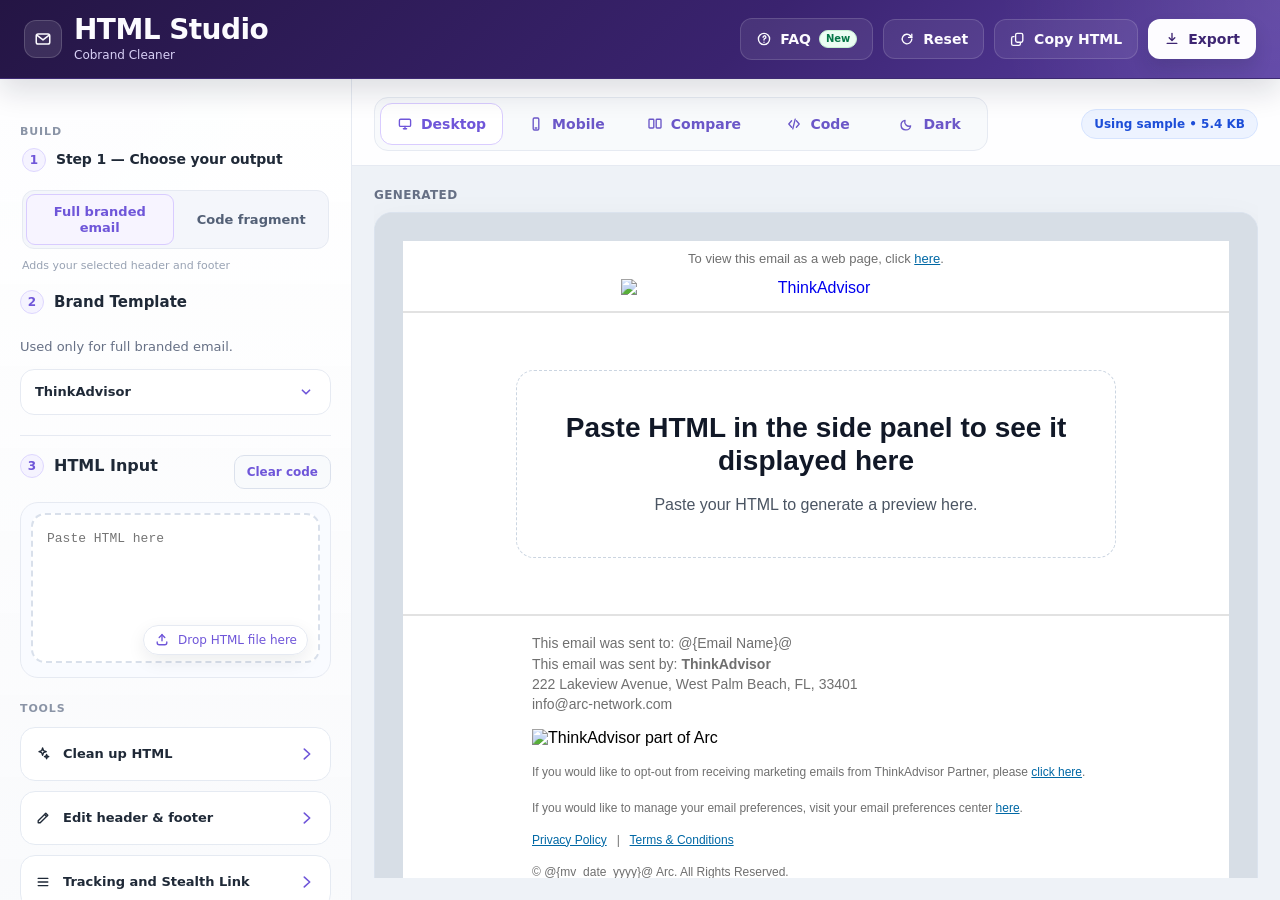
<file: index.html>
<!DOCTYPE html>
<html lang="en">
<head>
  <meta charset="UTF-8">
  <meta name="viewport" content="width=device-width, initial-scale=1.0">
  <title>HTML Studio</title>
  <link rel="stylesheet" href="styles.css">
  <script type="module" src="app.js"></script>
</head>
<body>

<div class="app">
  <header class="topbar">
    <div class="brandlockup">
      <div class="brandicon" aria-hidden="true">
        <svg viewBox="0 0 20 20" fill="none">
          <rect x="2.5" y="4.5" width="15" height="11" rx="2"></rect>
          <path d="M3.5 6l6.5 5 6.5-5"></path>
        </svg>
      </div>
      <div>
        <h1>HTML Studio</h1>
        <p>Cobrand Cleaner</p>
      </div>
    </div>

    <div class="topbar-actions">
      <button id="helpBtn" class="btn btn-subtle" type="button">
        <span class="btn-icon" aria-hidden="true">
          <svg viewBox="0 0 20 20" fill="none">
            <circle cx="10" cy="10" r="7"></circle>
            <path d="M8.85 7.75a1.75 1.75 0 1 1 2.44 1.61c-.77.34-1.29.86-1.29 1.64v.25"></path>
            <path d="M10 14h.01"></path>
          </svg>
        </span>
        <span class="btn-label">FAQ</span>
        <span id="helpUpdateBadge" class="update-badge" hidden>New</span>
      </button>
      <button id="resetBtn" class="btn btn-subtle" type="button">
        <span class="btn-icon" aria-hidden="true">
          <svg viewBox="0 0 20 20" fill="none">
            <path d="M16 10a6 6 0 1 1-1.76-4.24"></path>
            <path d="M16 4v4h-4"></path>
            <path d="M16 8 13.5 5.5"></path>
          </svg>
        </span>
        <span class="btn-label">Reset</span>
      </button>
      <button id="copyBtn" class="btn ghost" type="button">
        <span class="btn-icon" aria-hidden="true">
          <svg viewBox="0 0 20 20" fill="none">
            <rect x="7" y="3" width="9" height="11" rx="2"></rect>
            <path d="M5 7H4a2 2 0 0 0-2 2v7a2 2 0 0 0 2 2h7a2 2 0 0 0 2-2v-1"></path>
          </svg>
        </span>
        <span class="btn-label">Copy HTML</span>
      </button>
      <button id="downloadBtn" class="btn primary" type="button">
        <span class="btn-icon" aria-hidden="true">
          <svg viewBox="0 0 20 20" fill="none">
            <path d="M10 3v8"></path>
            <path d="M6.5 8.5 10 12l3.5-3.5"></path>
            <path d="M4 15.5h12"></path>
          </svg>
        </span>
        <span class="btn-label">Export</span>
      </button>
    </div>
  </header>

  <main class="workspace">
    <aside class="sidebar">
<div class="sidebar-group-label">Build</div>
<section class="sidebar-section" id="outputTypeSection">
  <div class="step-title">
    <span class="step-badge" aria-hidden="true">1</span>
    <h2>Step 1 — Choose your output</h2>
  </div>
<div class="mode-switch" id="outputModeSwitch">
  <button class="switch-btn active" data-output-mode="full" type="button">Full branded email</button>
  <button class="switch-btn" data-output-mode="fragment" type="button">Code fragment</button>
</div>
  <p id="outputModeHint" class="mode-help">Adds your selected header and footer</p>
</section>

<section class="sidebar-section" id="brandSection">
  <div class="section-title">
    <div class="step-title">
      <span class="step-badge" aria-hidden="true">2</span>
      <h2>Brand Template</h2>
    </div>
  </div>
  <p id="brandHelperText">Used only for full email.</p>
  <div class="select-shell">
    <select id="brandSelect" class="select">
      <option value="">Choose a brand…</option>
    </select>
    <span class="dropdown-icon" aria-hidden="true">
      <svg viewBox="0 0 20 20" fill="none">
        <path d="m6 8 4 4 4-4"></path>
      </svg>
    </span>
  </div>

</section>

<section class="sidebar-section">
  <div class="section-head section-head-actions">
    <div class="step-title">
      <span class="step-badge" aria-hidden="true">3</span>
      <h2>HTML Input</h2>
    </div>
    <button id="clearInputBtn" class="btn btn-subtle btn-small" type="button">
      <span class="btn-label">Clear code</span>
    </button>
  </div>

  <div class="dropwrap" id="dropWrap">
    <textarea
      id="inputHtml"
      class="codebox inputbox"
      spellcheck="false"
      placeholder="Paste HTML here"
    ></textarea>
    <div class="dropnote" id="dropNote">
      <span class="dropnote-icon" aria-hidden="true">
        <svg viewBox="0 0 20 20" fill="none">
          <path d="M10 3v8"></path>
          <path d="M6.5 7 10 3.5 13.5 7"></path>
          <path d="M4 12.5v1A2.5 2.5 0 0 0 6.5 16h7A2.5 2.5 0 0 0 16 13.5v-1"></path>
        </svg>
      </span>
      <span>Drop HTML file here</span>
    </div>
  </div>
</section>

<div class="sidebar-group-label">Tools</div>

<section class="sidebar-section tool-dock">
  <button id="cleanupSettingsBtn" class="tool-button" type="button" aria-expanded="false">
    <span class="btn-icon" aria-hidden="true">
      <svg viewBox="0 0 20 20" fill="none">
        <path d="m9.5 2.5 1.2 3.4 3.3 1.2-3.3 1.2-1.2 3.4-1.2-3.4-3.3-1.2 3.3-1.2z"></path>
        <path d="m14.5 10.5.7 2 2 .7-2 .7-.7 2-.7-2-2-.7 2-.7z"></path>
      </svg>
    </span>
    <span class="launcher-row-copy">
      <span class="launcher-row-title">Clean up HTML</span>
    </span>
    <span class="launcher-arrow" aria-hidden="true">
      <svg viewBox="0 0 20 20" fill="none">
        <path d="M7 4.5 13 10l-6 5.5"></path>
      </svg>
    </span>
  </button>

  <button id="toggleTemplateOptionsBtn" class="tool-button" type="button" hidden aria-expanded="false">
    <span class="btn-icon" aria-hidden="true">
      <svg viewBox="0 0 20 20" fill="none">
        <path d="M4 13.5 13.5 4l2.5 2.5-9.5 9.5H4z"></path>
        <path d="m12 5.5 2.5 2.5"></path>
      </svg>
    </span>
    <span class="launcher-row-copy">
      <span class="launcher-row-title">Edit header &amp; footer</span>
    </span>
    <span class="launcher-arrow" aria-hidden="true">
      <svg viewBox="0 0 20 20" fill="none">
        <path d="M7 4.5 13 10l-6 5.5"></path>
      </svg>
    </span>
  </button>

  <button id="trackingToolBtn" class="tool-button" type="button" aria-expanded="false">
    <span class="btn-icon" aria-hidden="true">
      <svg viewBox="0 0 20 20" fill="none">
        <path d="M4 5.5h12"></path>
        <path d="M4 10h12"></path>
        <path d="M4 14.5h12"></path>
      </svg>
    </span>
    <span class="launcher-row-copy">
      <span class="launcher-row-title">Tracking and Stealth Link</span>
    </span>
    <span class="launcher-arrow" aria-hidden="true">
      <svg viewBox="0 0 20 20" fill="none">
        <path d="M7 4.5 13 10l-6 5.5"></path>
      </svg>
    </span>
  </button>

  <button id="qaToolBtn" class="tool-button" type="button" aria-expanded="false">
    <span class="btn-icon" aria-hidden="true">
      <svg viewBox="0 0 20 20" fill="none">
        <path d="M4.5 4.5h11v11h-11z"></path>
        <path d="M7 8.5h6"></path>
        <path d="M7 11.5h6"></path>
      </svg>
    </span>
    <span class="launcher-row-copy">
      <span class="launcher-row-title">QA checks</span>
    </span>
    <span id="qaCount" class="qa-pill">0 issues</span>
    <span class="launcher-arrow" aria-hidden="true">
      <svg viewBox="0 0 20 20" fill="none">
        <path d="M7 4.5 13 10l-6 5.5"></path>
      </svg>
    </span>
  </button>
</section>
    </aside>

    <aside id="templateDialog" class="cleanup-drawer template-drawer" aria-hidden="true">
      <div class="editor-dialog-card cleanup-dialog-card">
        <div class="editor-dialog-head">
          <div>
            <h2>Edit header &amp; footer</h2>
            <p>Header, footer, and divider styles.</p>
          </div>
          <button id="closeTemplateBtn" class="btn btn-subtle btn-small icon-only-btn" type="button" aria-label="Close edit header and footer panel">
            <span class="btn-icon" aria-hidden="true">
              <svg viewBox="0 0 20 20" fill="none">
                <path d="M5.5 5.5 14.5 14.5"></path>
                <path d="M14.5 5.5 5.5 14.5"></path>
              </svg>
            </span>
          </button>
        </div>

        <div class="cleanup-dialog-body">
          <div class="section-head section-head-actions template-head">
            <p class="helper-note template-note">Applies only to the brand wrapper.</p>
            <button id="resetTemplateOptionsBtn" class="btn btn-subtle btn-small" type="button">
              <span class="btn-icon" aria-hidden="true">
                <svg viewBox="0 0 20 20" fill="none">
                  <path d="M16 10a6 6 0 1 1-1.76-4.24"></path>
                  <path d="M16 4v4h-4"></path>
                  <path d="M16 8 13.5 5.5"></path>
                </svg>
              </span>
              <span class="btn-label">Reset</span>
            </button>
          </div>

          <div class="color-grid color-grid-grouped">
            <section class="field-group" aria-labelledby="headerStyleGroupLabel">
              <div class="field-group-head">
                <h3 id="headerStyleGroupLabel">Header</h3>
              </div>

              <label class="field-card" for="headerBgColor">
                <span class="field-label">Background</span>
                <span class="color-field">
                  <input id="headerBgColor" class="color-input" type="color" value="#ffffff">
                  <span id="headerBgValue" class="color-value">#FFFFFF</span>
                </span>
              </label>

              <label class="field-card" for="headerOuterBgColor">
                <span class="field-label">Outer background</span>
                <span class="color-field">
                  <input id="headerOuterBgColor" class="color-input" type="color" value="#ffffff">
                  <span id="headerOuterBgValue" class="color-value">#FFFFFF</span>
                </span>
              </label>
            </section>

            <section class="field-group" aria-labelledby="footerStyleGroupLabel">
              <div class="field-group-head">
                <h3 id="footerStyleGroupLabel">Footer</h3>
              </div>

              <label class="field-card" for="footerBgColor">
                <span class="field-label">Background</span>
                <span class="color-field">
                  <input id="footerBgColor" class="color-input" type="color" value="#ffffff">
                  <span id="footerBgValue" class="color-value">#FFFFFF</span>
                </span>
              </label>

              <label class="field-card" for="footerOuterBgColor">
                <span class="field-label">Outer background</span>
                <span class="color-field">
                  <input id="footerOuterBgColor" class="color-input" type="color" value="#ffffff">
                  <span id="footerOuterBgValue" class="color-value">#FFFFFF</span>
                </span>
              </label>
            </section>
          </div>

          <label class="toggle-card toggle-card-compact">
            <input id="toggleMatchFooterColor" type="checkbox" checked>
            <span class="toggle-ui"></span>
            <span class="toggle-copy">
              <strong>Match Footer to Header</strong>
              <small>Uses the same colors.</small>
            </span>
          </label>

          <label class="toggle-card toggle-card-compact">
            <input id="toggleShowDividers" type="checkbox" checked>
            <span class="toggle-ui"></span>
            <span class="toggle-copy">
              <strong>Show Divider Lines</strong>
              <small>Keeps the divider lines.</small>
            </span>
          </label>
        </div>
      </div>
    </aside>

    <aside id="trackingDialog" class="cleanup-drawer" aria-hidden="true">
      <div class="editor-dialog-card cleanup-dialog-card">
        <div class="editor-dialog-head">
          <div>
            <h2>Tracking and Stealth Link</h2>
            <p>Advertiser ID and tracking link.</p>
          </div>
          <button id="closeTrackingBtn" class="btn btn-subtle btn-small icon-only-btn" type="button" aria-label="Close tracking panel">
            <span class="btn-icon" aria-hidden="true">
              <svg viewBox="0 0 20 20" fill="none">
                <path d="M5.5 5.5 14.5 14.5"></path>
                <path d="M14.5 5.5 5.5 14.5"></path>
              </svg>
            </span>
          </button>
        </div>

        <div class="cleanup-dialog-body">
          <label class="stacked-field" for="adIdInput">
            <span class="field-label field-label-inline">
              <span>Ad ID</span>
              <span class="info-tip">
                <button class="info-tip-trigger" type="button" aria-label="About ad ID" aria-expanded="false" data-tooltip="Internal advertiser ID for tracking. Example: 1696.">
                  <span aria-hidden="true">ⓘ</span>
                </button>
              </span>
            </span>
            <input id="adIdInput" class="text-input" type="text" inputmode="numeric" placeholder="Example: 1696">
          </label>

          <label class="stacked-field" for="stealthLinkInput">
            <span class="field-label field-label-inline">
              <span>Stealth link</span>
              <span class="info-tip">
                <button class="info-tip-trigger" type="button" aria-label="About stealth link" aria-expanded="false" data-tooltip="Optional tracking URL. Overrides the default brand link.">
                  <span aria-hidden="true">ⓘ</span>
                </button>
              </span>
            </span>
            <input id="stealthLinkInput" class="text-input" type="url" placeholder="Brand stealth URL">
          </label>

          <p id="stealthHelperText" class="helper-note compact-note">No default tracking link available</p>
        </div>
      </div>
    </aside>

    <aside id="qaDialog" class="cleanup-drawer" aria-hidden="true">
      <div class="editor-dialog-card cleanup-dialog-card">
        <div class="editor-dialog-head">
          <div>
            <h2>QA checks</h2>
            <p>Warnings before copy or export.</p>
          </div>
          <button id="closeQaBtn" class="btn btn-subtle btn-small icon-only-btn" type="button" aria-label="Close QA panel">
            <span class="btn-icon" aria-hidden="true">
              <svg viewBox="0 0 20 20" fill="none">
                <path d="M5.5 5.5 14.5 14.5"></path>
                <path d="M14.5 5.5 5.5 14.5"></path>
              </svg>
            </span>
          </button>
        </div>

        <div class="cleanup-dialog-body">
          <div id="qaSummary" class="qa-summary ok">
            <div class="qa-summary-label">QA status</div>
            <div id="qaSummaryText" class="qa-summary-text">Checks will appear here after output is generated.</div>
          </div>
          <div id="qaReport" class="qa-list">
            <div class="qa-item ok">
              <div class="qa-title">Checks will appear here</div>
              <div class="qa-text">Once output is generated, this panel will flag email compatibility and size issues.</div>
            </div>
          </div>
        </div>
      </div>
    </aside>

    <aside id="cleanupDialog" class="cleanup-drawer" aria-hidden="true">
      <div class="editor-dialog-card cleanup-dialog-card">
        <div class="editor-dialog-head">
          <div>
            <h2>Clean up HTML</h2>
            <p>Cleanup controls by output mode.</p>
          </div>
          <button id="closeCleanupBtn" class="btn btn-subtle btn-small icon-only-btn" type="button" aria-label="Close cleanup panel">
            <span class="btn-icon" aria-hidden="true">
              <svg viewBox="0 0 20 20" fill="none">
                <path d="M5.5 5.5 14.5 14.5"></path>
                <path d="M14.5 5.5 5.5 14.5"></path>
              </svg>
            </span>
          </button>
        </div>

        <div class="cleanup-dialog-body">
          <div class="advanced-panel" id="cleanupModePanel">
            <div class="advanced-panel-head">
              <span class="summary-title">
                <span id="cleanupModeTitle">Fragment cleanup</span>
              </span>
            </div>
            <p id="cleanupModeNote" class="helper-note">Use Keep embedded styles to preserve client styling.</p>
          </div>

          <label class="toggle-card" id="keepStylesRow">
            <input id="toggleKeepStyles" type="checkbox" checked>
            <span class="toggle-ui"></span>
            <span class="toggle-copy">
              <strong>Keep embedded styles</strong>
              <small>Preserves the client’s embedded CSS.</small>
            </span>
          </label>

          <label class="toggle-card" id="removePreviewRow">
            <input id="toggleRemovePreview" type="checkbox" checked>
            <span class="toggle-ui"></span>
            <span class="toggle-copy">
              <strong>Remove hidden preheader</strong>
              <small>Removes hidden preview text.</small>
            </span>
          </label>

          <label class="toggle-card" id="removeTitleRow">
            <input id="toggleRemoveTitle" type="checkbox" checked>
            <span class="toggle-ui"></span>
            <span class="toggle-copy">
              <strong>Remove title tag</strong>
              <small>Removes the HTML page title.</small>
            </span>
          </label>

          <label class="toggle-card" id="removeScriptsRow">
            <input id="toggleRemoveScripts" type="checkbox" checked>
            <span class="toggle-ui"></span>
            <span class="toggle-copy">
              <strong>Remove scripts</strong>
              <small>Removes unsupported web-only code.</small>
            </span>
          </label>

          <div class="advanced-panel advanced-panel-nested" id="fullHandlingPanel">
            <div class="advanced-panel-head">
              <span class="summary-title">
                <span>Full email handling</span>
              </span>
            </div>
            <p id="fullHandlingNote" class="helper-note">Controls how the full client email is wrapped.</p>

            <label class="toggle-card" id="literalFullEmailRow">
              <input id="toggleLiteralFullEmail" type="checkbox" checked>
              <span class="toggle-ui"></span>
              <span class="toggle-copy">
                <strong>Preserve full client template</strong>
                <small>Keeps the client document structure intact.</small>
              </span>
            </label>

            <label class="toggle-card" id="protectBrandLayoutRow">
              <input id="toggleProtectBrandLayout" type="checkbox" checked>
              <span class="toggle-ui"></span>
              <span class="toggle-copy">
                <strong>Protect brand layout from client CSS</strong>
                <small>Helps keep client CSS off the brand wrapper.</small>
              </span>
            </label>
          </div>
        </div>
      </div>
    </aside>

    <section class="mainpanel">
  <div class="preview-toolbar">
    <div class="preview-modes">
      <button class="mode-btn active" data-preview-mode="desktop" type="button">
        <span class="mode-icon" aria-hidden="true">
          <svg viewBox="0 0 20 20" fill="none">
            <rect x="3" y="4" width="14" height="9" rx="1.5"></rect>
            <path d="M8 16h4"></path>
            <path d="M10 13v3"></path>
          </svg>
        </span>
        <span>Desktop</span>
      </button>
      <button class="mode-btn" data-preview-mode="mobile" type="button">
        <span class="mode-icon" aria-hidden="true">
          <svg viewBox="0 0 20 20" fill="none">
            <rect x="6.5" y="2.5" width="7" height="15" rx="1.5"></rect>
            <path d="M9 15h2"></path>
          </svg>
        </span>
        <span>Mobile</span>
      </button>
      <button class="mode-btn" data-preview-mode="compare" type="button">
        <span class="mode-icon" aria-hidden="true">
          <svg viewBox="0 0 20 20" fill="none">
            <rect x="2.5" y="4" width="6" height="11" rx="1"></rect>
            <rect x="11.5" y="4" width="6" height="11" rx="1"></rect>
          </svg>
        </span>
        <span>Compare</span>
      </button>
      <button class="mode-btn" data-preview-mode="code" type="button">
        <span class="mode-icon" aria-hidden="true">
          <svg viewBox="0 0 20 20" fill="none">
            <path d="M7 6 3.5 10 7 14"></path>
            <path d="m13 6 3.5 4-3.5 4"></path>
            <path d="m11.5 4-3 12"></path>
          </svg>
        </span>
        <span>Code</span>
      </button>
      <button class="mode-btn" data-preview-mode="dark" type="button">
        <span class="mode-icon" aria-hidden="true">
          <svg viewBox="0 0 20 20" fill="none">
            <path d="M14.5 12.5A5.5 5.5 0 0 1 7.5 5.5a6 6 0 1 0 7 7z"></path>
          </svg>
        </span>
        <span>Dark</span>
      </button>
    </div>

    <div class="toolbar-status" role="status" aria-live="polite">
      <span id="adIdStatusPill" class="status-pill status-pill-muted" hidden></span>
      <span id="statusPill" class="status-pill">Ready • 0 KB</span>
    </div>
  </div>

  <div class="preview-shell">
    <div id="previewPane" class="view-pane active">
      <div id="compareGrid" class="compare-grid">
        <section class="compare-panel">
          <div class="compare-label">Generated</div>
          <iframe id="previewFrame" title="Email preview"></iframe>
        </section>
        <section class="compare-panel compare-panel-source">
          <div class="compare-label">Source</div>
          <iframe id="sourcePreviewFrame" title="Source preview"></iframe>
        </section>
      </div>
    </div>

    <div id="codePane" class="view-pane code-pane">
      <div class="code-workspace">
        <div class="code-toolbar">
          <div class="code-toolbar-copy">
            <div class="compare-label">Editable output</div>
            <div id="codeEditStatus" class="code-edit-status">Generated output. Click Edit code to make changes.</div>
          </div>
        </div>
        <div class="code-grid">
          <section class="code-panel">
            <div class="code-panel-head">
              <div class="compare-label">HTML</div>
              <div class="code-toolbar-actions">
                <button id="editCodeBtn" class="btn btn-subtle btn-small" type="button">
                  <span id="editCodeBtnIcon" aria-hidden="true">🔒</span>
                  <span id="editCodeBtnLabel">Edit code</span>
                </button>
                <button id="revertCodeBtn" class="btn btn-subtle btn-small" type="button" hidden>Revert changes</button>
              </div>
            </div>
            <div id="codeFindBar" class="code-findbar" hidden>
              <input id="codeFindInput" class="code-find-input" type="search" placeholder="Find in code" aria-label="Find in code">
              <div class="code-find-actions">
                <button id="codeFindPrevBtn" class="btn btn-subtle btn-small" type="button">Prev</button>
                <button id="codeFindNextBtn" class="btn btn-subtle btn-small" type="button">Next</button>
                <span id="codeFindCount" class="code-find-count">0 results</span>
              </div>
            </div>
            <div class="code-editor-shell">
              <pre id="codeHighlight" class="pretty-code pretty-code-highlight" aria-hidden="true"></pre>
              <textarea id="codeOutputInner" class="pretty-code pretty-code-area" spellcheck="false" readonly></textarea>
            </div>
          </section>
          <section class="code-panel code-preview-panel">
            <div class="compare-label">Live preview</div>
            <div class="code-preview-shell">
              <iframe id="codePreviewFrame" title="Live code preview"></iframe>
            </div>
          </section>
        </div>
      </div>
    </div>
  </div>
</section>
  </main>
</div>

<dialog id="helpDialog" class="editor-dialog help-dialog">
  <div class="editor-dialog-card help-dialog-card">
    <div class="editor-dialog-head">
      <div>
        <h2>About This Tool</h2>
        <p>Maintained by Michelle Kuseske</p>
      </div>
      <button id="closeHelpBtn" class="btn btn-subtle btn-small icon-only-btn" type="button" aria-label="Close help">
        <span class="btn-icon" aria-hidden="true">
          <svg viewBox="0 0 20 20" fill="none">
            <path d="M5.5 5.5 14.5 14.5"></path>
            <path d="M14.5 5.5 5.5 14.5"></path>
          </svg>
        </span>
      </button>
    </div>

    <div class="help-doc">
      <div class="help-meta">Last updated: April 16, 2026</div>

      <section class="help-block help-block-updates">
        <h3>Latest updates · April 16, 2026</h3>
        <p>If you used this tool before the latest update, here is what changed:</p>
        <ul class="help-list">
          <li>Full branded email is better at keeping the client’s original layout, spacing, buttons, and responsive behavior.</li>
          <li>Code fragment cleanup is better at keeping responsive styles and hidden code.</li>
          <li>Code view now lets you edit the code, preview changes live, revert changes, and search.</li>
          <li>QA checks now appear in a clearer pass/fail checklist and include link checks.</li>
          <li>Tracking is easier to review. When an Ad ID is added, it now shows in the top right corner of the dashboard.</li>
          <li>Compare mode was added so you can see the original email next to the updated version and make sure they match.</li>
          <li>Some controls moved, but the layout is cleaner and easier to navigate. `Help` is now `FAQ`.</li>
        </ul>
      </section>

      <section class="help-block">
        <h3>What this tool does</h3>
        <p>This tool helps convert client-provided email HTML into ready-to-use branded marketing output.</p>
        <p>You can paste a full exported email or a content block and quickly turn it into either:</p>
        <ul class="help-list">
          <li>a fully branded email, or</li>
          <li>a clean content fragment for use inside another email template.</li>
        </ul>
        <p>The goal is to preserve as much client layout as possible while applying brand structure, cleanup rules, preview tools, and QA checks.</p>
      </section>

      <section class="help-block">
        <h3>Output modes</h3>
        <h4>Full branded email</h4>
        <p>Use this when you want a complete email with the selected brand header and footer applied.</p>
        <p>In this mode the tool:</p>
        <ul class="help-list">
          <li>can preserve the client’s full email structure when needed</li>
          <li>inserts the selected brand header and footer</li>
          <li>applies standardized brand wrapping used across supported publications</li>
          <li>supports tracking and stealth link injection</li>
          <li>Runs QA checks to catch common email issues</li>
        </ul>
        <p>This is the main workflow for sponsored sends and other complete branded emails.</p>
        <h4>Code fragment</h4>
        <p>Use this when you only need the content block, not a full email.</p>
        <p>Fragment mode:</p>
        <ul class="help-list">
          <li>cleans up the pasted HTML</li>
          <li>can preserve embedded styles for responsiveness</li>
          <li>outputs only the cleaned content section</li>
        </ul>
        <p>Fragments cannot be sent on their own. They must be inserted into another email template, such as a template built in the Omeda Email Designer.</p>
      </section>

      <section class="help-block">
        <h3>Typical workflow</h3>
        <ol class="help-list">
          <li>Paste HTML into the input area or drag in an `.html` file.</li>
          <li>Choose your output mode:
            <ul class="help-list">
          <li>Full branded email for a complete email</li>
          <li>Code fragment for content used inside another template</li>
            </ul>
          </li>
          <li>Select a brand when building a full email.</li>
          <li>Review the preview using Desktop, Mobile, Compare, Code, and Dark mode.</li>
          <li>Check any QA warnings.</li>
          <li>Copy or export the finished HTML.</li>
        </ol>
      </section>

      <section class="help-block">
        <h3>Preview and code view</h3>
        <p>The preview lets you check how the email will appear before exporting.</p>
        <p>You can switch between:</p>
        <ul class="help-list">
          <li>Desktop view</li>
          <li>Mobile view</li>
          <li>Compare view</li>
          <li>Dark mode</li>
          <li>Code view with editable output, live preview, revert, and find</li>
        </ul>
        <p>This helps catch layout issues early and gives you a place to make final code edits without leaving the tool.</p>
      </section>

      <section class="help-block">
        <h3>QA checks</h3>
        <p>Before exporting, the tool scans the HTML for common email risks such as:</p>
        <ul class="help-list">
          <li>missing image alt text</li>
          <li>missing, placeholder, malformed, or non-HTTPS links</li>
          <li>oversized email files</li>
          <li>unsupported or risky HTML</li>
          <li>Outlook rendering issues</li>
          <li>formatting problems that could break layouts</li>
        </ul>
        <p>The QA drawer separates fails and passes so you can review issues quickly without losing sight of what already looks good.</p>
      </section>

      <section class="help-block">
        <h3>Tracking and settings</h3>
        <p>The tool also includes options for:</p>
        <ul class="help-list">
          <li>Ad ID tracking</li>
          <li>default stealth links in Full branded email, or manual stealth links when added</li>
          <li>cleanup controls by output mode</li>
          <li>header and footer color settings for full branded email</li>
        </ul>
        <p>These settings are there when needed, but the default workflow should still work well for most sends.</p>
      </section>

      <section class="help-block">
        <h3>Helpful tips</h3>
        <ul class="help-list">
          <li>Most workflows should use Full branded email mode.</li>
          <li>If a client gives you a complete exported email, turning on Preserve full client template is often the safest full-mode choice.</li>
          <li>Use Code fragment only when inserting content into an existing email template.</li>
          <li>Use Code view when you need to make final output edits without changing the original pasted source.</li>
          <li>Always check mobile, code, and QA before exporting.</li>
        </ul>
      </section>
    </div>
  </div>
</dialog>

</body>
</html>
</file>
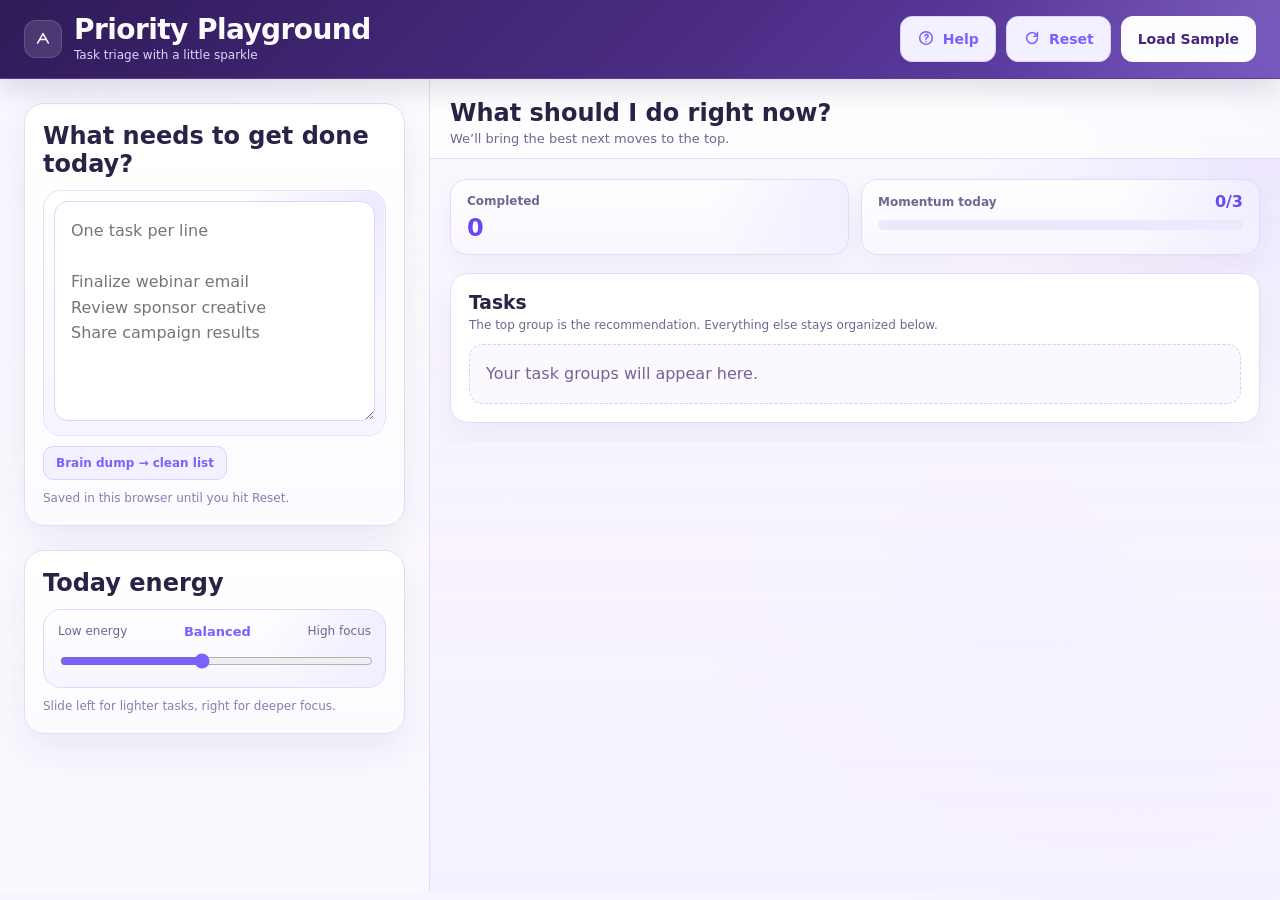
<file: priority_playground/index.html>
<!DOCTYPE html>
<html lang="en">
<head>
  <meta charset="UTF-8">
  <meta name="viewport" content="width=device-width, initial-scale=1.0">
  <title>Priority Playground</title>
  <link rel="stylesheet" href="styles.css">
  <script defer src="app.js"></script>
</head>
<body>
  <div class="app">
    <header class="topbar">
      <div class="brandlockup">
        <div class="brandicon" aria-hidden="true">
          <svg viewBox="0 0 20 20" fill="none">
            <path d="M4 14.5 10 4l6 10.5"></path>
            <path d="M6.5 10.5h7"></path>
          </svg>
        </div>
        <div>
          <h1>Priority Playground</h1>
          <p>Task triage with a little sparkle</p>
        </div>
      </div>

      <div class="topbar-actions">
        <button id="helpBtn" class="btn btn-subtle" type="button">
          <span class="btn-icon" aria-hidden="true">
            <svg viewBox="0 0 20 20" fill="none">
              <circle cx="10" cy="10" r="7"></circle>
              <path d="M8.85 7.75a1.75 1.75 0 1 1 2.44 1.61c-.77.34-1.29.86-1.29 1.64v.25"></path>
              <path d="M10 14h.01"></path>
            </svg>
          </span>
          <span class="btn-label">Help</span>
        </button>
        <button id="resetBtn" class="btn btn-subtle" type="button">
          <span class="btn-icon" aria-hidden="true">
            <svg viewBox="0 0 20 20" fill="none">
              <path d="M16 10a6 6 0 1 1-1.76-4.24"></path>
              <path d="M16 4v4h-4"></path>
              <path d="M16 8 13.5 5.5"></path>
            </svg>
          </span>
          <span class="btn-label">Reset</span>
        </button>
        <button id="sampleBtn" class="btn primary" type="button">
          <span class="btn-label">Load Sample</span>
        </button>
      </div>
    </header>

    <main class="workspace">
      <aside class="sidebar">
        <section class="sidebar-section">
          <div class="step-title">
            <span class="step-badge" aria-hidden="true">1</span>
            <h2>What needs to get done today?</h2>
          </div>
          <div class="dropwrap">
            <textarea id="taskInput" class="inputbox" spellcheck="false" placeholder="One task per line&#10;&#10;Finalize webinar email&#10;Review sponsor creative&#10;Share campaign results"></textarea>
          </div>
          <div class="input-actions">
            <button id="cleanListBtn" class="btn btn-subtle btn-small" type="button">Brain dump → clean list</button>
          </div>
          <div class="tiny-note">Saved in this browser until you hit Reset.</div>
        </section>

        <section class="sidebar-section">
          <div class="step-title">
            <span class="step-badge" aria-hidden="true">2</span>
            <h2>Today energy</h2>
          </div>
          <div class="energy-control">
            <div class="energy-scale">
              <span>Low energy</span>
              <strong id="energyModeLabel">Balanced</strong>
              <span>High focus</span>
            </div>
            <input id="energySlider" class="energy-slider" type="range" min="0" max="100" step="1" value="45" aria-label="Today energy">
          </div>
          <div class="tiny-note">Slide left for lighter tasks, right for deeper focus.</div>
        </section>
      </aside>

      <section class="mainpanel">
        <div class="preview-toolbar">
          <div class="toolbar-copy">
            <h2>What should I do right now?</h2>
            <p>We’ll bring the best next moves to the top.</p>
          </div>
        </div>

        <div class="results-shell">
          <section class="summary-strip" id="summaryStrip">
            <article class="summary-card">
              <span class="summary-label">Completed</span>
              <strong id="summaryDone">0</strong>
            </article>
            <article class="summary-card momentum-card">
              <div class="momentum-head">
                <span class="summary-label">Momentum today</span>
                <strong id="momentumCount">0/3</strong>
              </div>
              <div class="momentum-meter" aria-hidden="true">
                <span id="momentumFill" class="momentum-fill"></span>
              </div>
            </article>
          </section>

          <section class="result-section">
            <div class="section-head">
              <div>
                <h3>Tasks</h3>
                <p class="section-helper">The top group is the recommendation. Everything else stays organized below.</p>
              </div>
            </div>
            <div id="resultList" class="result-list">
              <div class="empty-state">
                Your task groups will appear here.
              </div>
            </div>
          </section>
        </div>
      </section>
    </main>
  </div>

  <input id="roleSelect" type="hidden" value="general">
  <input id="deadlineSelect" type="hidden" value="medium">
  <input id="impactSelect" type="hidden" value="stakeholders">
  <input id="effortSelect" type="hidden" value="balanced">
  <input id="dependencySelect" type="hidden" value="medium">
  <div id="confettiLayer" class="confetti-layer" aria-hidden="true"></div>

  <dialog id="helpDialog" class="editor-dialog help-dialog">
    <div class="editor-dialog-card help-dialog-card">
      <div class="editor-dialog-head">
        <div>
          <h2>About Priority Playground</h2>
          <p>A lightweight prioritization assistant for non-technical teams.</p>
        </div>
        <button id="closeHelpBtn" class="btn btn-subtle btn-small" type="button">Close</button>
      </div>

      <div class="help-doc">
        <section class="help-block">
          <h3>What it does</h3>
          <p>Priority Playground helps someone take a long task list and turn it into a more realistic next step based on urgency, impact, effort, and momentum.</p>
        </section>

        <section class="help-block">
          <h3>How it works</h3>
          <ul class="help-list">
            <li>Paste one task per line.</li>
            <li>Set your energy for the day.</li>
            <li>The app quietly sorts the list and brings the best next tasks to the top, while still letting you override it fast.</li>
          </ul>
        </section>

        <section class="help-block">
          <h3>When to use it</h3>
          <ul class="help-list">
            <li>When a marketer has too many campaigns and requests competing for attention.</li>
            <li>When a sales team needs to sort follow-up work, outreach, and deal tasks.</li>
            <li>When an ops or leadership team needs a clearer “do now versus do later” view.</li>
          </ul>
        </section>
      </div>
    </div>
  </dialog>
</body>
</html>
</file>
<file: styles.css>
:root{
  --bg:#f4f6fb;
  --panel:#ffffff;
  --panel-soft:#fbfcff;
  --panel-tint:#f7f8fc;
  --text:#1f2937;
  --muted:#667085;
  --line:#e6eaf2;
  --line-dark:#d5dce8;
  --primary:#6f56d9;
  --primary-dark:#5b44c8;
  --primary-soft:#f2efff;
  --accent-wash:#f7f4ff;
  --accent-line:#ddd6fe;
  --topbar-bg:#26174a;
  --topbar-border:#3e2a73;
  --topbar-text:#fcfbff;
  --topbar-muted:#d8d0f6;
  --danger:#dc2626;
  --success:#067647;
  --radius:16px;
  --shadow:0 10px 28px rgba(15,23,42,.06);
  --shadow-lg:0 18px 40px rgba(15,23,42,.08);
  --sans:Inter,ui-sans-serif,system-ui,-apple-system,Segoe UI,Roboto,Helvetica,Arial,sans-serif;
  --mono:ui-monospace,SFMono-Regular,Menlo,Monaco,Consolas,"Liberation Mono","Courier New",monospace;
}

*{box-sizing:border-box}

html,body{
  margin:0;
  padding:0;
  height:100%;
  background:
    radial-gradient(circle at top left, rgba(111,86,217,.06), transparent 18%),
    var(--bg);
  color:var(--text);
  font-family:var(--sans);
}

body{
  min-height:100vh;
  overflow:hidden;
}

button,
input,
select,
textarea{
  font:inherit;
}

.app{
  height:100vh;
  height:100dvh;
  position:relative;
  display:grid;
  grid-template-rows:auto minmax(0,1fr);
  overflow:hidden;
}

.topbar{
  position:sticky;
  top:0;
  z-index:20;
  display:flex;
  align-items:center;
  justify-content:space-between;
  gap:16px;
  padding:16px 24px;
  background:
    radial-gradient(circle at top right, rgba(255,255,255,.09), transparent 22%),
    linear-gradient(135deg, #241544 0%, #3a236f 58%, #5a3fa4 100%);
  border-bottom:1px solid var(--topbar-border);
  box-shadow:0 12px 30px rgba(15,23,42,.14);
  flex-wrap:wrap;
}

.brandlockup{
  display:flex;
  align-items:center;
  gap:12px;
}

.brandicon{
  width:38px;
  height:38px;
  border-radius:12px;
  display:flex;
  align-items:center;
  justify-content:center;
  background:rgba(255,255,255,.1);
  color:var(--topbar-text);
  box-shadow:inset 0 0 0 1px rgba(255,255,255,.16);
}

.brandicon svg{
  width:18px;
  height:18px;
  stroke:currentColor;
  stroke-width:1.7;
  stroke-linecap:round;
  stroke-linejoin:round;
}

.brandlockup h1{
  margin:0;
  font-size:28px;
  line-height:1;
  letter-spacing:-.02em;
  color:var(--topbar-text);
}

.brandlockup p{
  margin:4px 0 0;
  font-size:12px;
  color:var(--topbar-muted);
}

.topbar-actions{
  display:flex;
  gap:10px;
  margin-left:auto;
  align-items:center;
}

.btn{
  appearance:none;
  border:1px solid var(--line);
  background:#fff;
  color:var(--text);
  display:inline-flex;
  align-items:center;
  justify-content:center;
  gap:8px;
  border-radius:12px;
  padding:11px 15px;
  font-size:14px;
  font-weight:600;
  line-height:1;
  cursor:pointer;
  transition:.18s ease;
}

.btn:hover{
  border-color:var(--line-dark);
  box-shadow:0 6px 16px rgba(16,24,40,.06);
  transform:translateY(-1px);
}

.topbar .btn{
  border-color:rgba(255,255,255,.14);
  background:rgba(255,255,255,.07);
  color:var(--topbar-text);
}

.topbar .btn:hover{
  border-color:rgba(255,255,255,.22);
  background:rgba(255,255,255,.12);
  box-shadow:0 8px 18px rgba(15,23,42,.16);
}

.btn.primary{
  border-color:transparent;
  background:var(--primary);
  color:#fff;
}

.topbar .btn.primary{
  background:#fdfcff;
  color:#3e2673;
  box-shadow:0 10px 18px rgba(15,23,42,.12);
}

.topbar .btn.primary:hover{
  background:#ffffff;
}

.btn.primary:hover{
  background:var(--primary-dark);
}

.btn.btn-subtle{
  border-color:#dbe1ec;
  background:#f8fafc;
  color:var(--primary);
}

.btn.btn-subtle:hover{
  border-color:#c7d0df;
  background:#ffffff;
}

.btn.btn-small{
  min-height:34px;
  padding:8px 12px;
  font-size:12px;
  border-radius:10px;
}

.btn-icon,
.mode-icon,
.dropnote-icon{
  display:inline-flex;
  align-items:center;
  justify-content:center;
  flex:0 0 auto;
}

.btn-icon svg,
.mode-icon svg,
.dropnote-icon svg{
  width:16px;
  height:16px;
  stroke:currentColor;
  stroke-width:1.7;
  stroke-linecap:round;
  stroke-linejoin:round;
}

.btn-label{
  white-space:nowrap;
}

.topbar .btn.btn-subtle{
  border-color:rgba(255,255,255,.14);
  background:rgba(255,255,255,.08);
  color:var(--topbar-text);
}

.workspace{
  position:relative;
  z-index:1;
  display:grid;
  grid-template-columns:352px 0 minmax(0,1fr);
  min-height:0;
  height:100%;
  overflow:hidden;
}

.app.cleanup-open .workspace,
.app.template-open .workspace,
.app.tracking-open .workspace,
.app.qa-open .workspace{
  grid-template-columns:352px 272px minmax(0,1fr);
}

.sidebar{
  grid-column:1;
  position:relative;
  z-index:15;
  padding:22px 20px 28px;
  border-right:1px solid var(--line);
  background:
    linear-gradient(180deg, rgba(255,255,255,.92) 0%, rgba(249,250,252,.96) 100%);
  min-height:0;
  overflow:auto;
}

.cleanup-drawer{
  grid-column:2;
  grid-row:1;
  min-width:0;
  min-height:0;
  width:100%;
  height:100%;
  overflow:hidden;
  opacity:0;
  pointer-events:none;
  background:linear-gradient(180deg, #fbfcfe 0%, #f5f7fb 100%);
  border-right:1px solid transparent;
  border-left:1px solid #edf1f7;
  box-shadow:inset 12px 0 24px rgba(15,23,42,.025);
  transition:opacity .18s ease, border-color .18s ease, box-shadow .18s ease;
}

.cleanup-drawer.is-open{
  opacity:1;
  pointer-events:auto;
  border-right-color:var(--line);
  box-shadow:inset 12px 0 24px rgba(15,23,42,.03);
}

.sidebar-section{
  padding:18px 0 0;
  border:0;
  border-top:1px solid var(--line);
  border-radius:0;
  background:transparent;
  box-shadow:none;
}

.mainpanel{
  grid-column:3;
  grid-row:1;
}

.sidebar-section + .sidebar-section{
  margin-top:20px;
}

.sidebar-group-label{
  margin:24px 0 10px;
  color:#8a94a6;
  font-size:11px;
  font-weight:700;
  letter-spacing:.08em;
  text-transform:uppercase;
}

#outputTypeSection{
  display:flex;
  flex-direction:column;
  padding:0 2px 0;
  border:0;
  border-radius:0;
  background:transparent;
  box-shadow:none;
}

#outputTypeSection .step-title{
  order:0;
}

#outputTypeSection .mode-switch{
  order:1;
  margin-top:6px;
}

#outputTypeSection .mode-help{
  order:2;
  margin:10px 0 0;
  font-size:11px;
  line-height:1.35;
  color:#98a2b3;
}

#outputTypeSection + .sidebar-section{
  margin-top:16px;
  padding-top:0;
  border-top:0;
}

#outputTypeSection .step-title h2{
  font-size:14px;
  font-weight:650;
  letter-spacing:-.01em;
}

.workflow-panel .mode-switch{
  width:100%;
}

.workflow-panel .switch-btn{
  flex:1 1 50%;
}

.sidebar-section h2{
  margin:0 0 8px;
  font-size:16px;
  font-weight:700;
  line-height:1.25;
  color:var(--text);
}

.sidebar-section p{
  margin:0 0 12px;
  color:var(--muted);
  font-size:13px;
  line-height:1.45;
}

.quick-steps{
  margin:0 0 12px;
  padding-left:18px;
  color:#475467;
  font-size:13px;
  line-height:1.5;
}

.quick-steps li + li{
  margin-top:4px;
}

.more-info,
.advanced-options{
  border:0;
  border-radius:0;
  background:transparent;
}

.more-info summary,
.advanced-options summary{
  padding:0;
  list-style:none;
}

.more-info summary::-webkit-details-marker,
.advanced-options summary::-webkit-details-marker{
  display:none;
}

.more-info p{
  margin:0;
  padding:0 14px 14px;
}

.select-shell{
  position:relative;
  min-height:44px;
  border:1px solid var(--line);
  border-radius:14px;
  background:#fff;
  box-shadow:none;
  cursor:pointer;
  display:flex;
  align-items:center;
  justify-content:space-between;
  padding:10px 14px;
  font-size:13px;
  font-weight:600;
  color:var(--text);
  transition:box-shadow .18s ease, background .18s ease, transform .18s ease;
}

.template-toggle{
  min-height:40px;
  border:0;
  border-radius:0;
  background:transparent;
  box-shadow:none;
  cursor:pointer;
  display:flex;
  align-items:center;
  justify-content:space-between;
  gap:12px;
  padding:12px 0 0;
  margin-top:12px;
  width:100%;
  font-size:13px;
  font-weight:600;
  color:var(--text);
  border-top:1px solid #e4dafb;
  transition:color .18s ease;
}

.more-info summary,
.advanced-options summary{
  min-height:40px;
  padding:12px 0;
  border:0;
  border-radius:0;
  background:transparent;
  box-shadow:none;
  cursor:pointer;
  display:flex;
  align-items:center;
  justify-content:space-between;
  gap:12px;
  font-size:13px;
  font-weight:600;
  color:var(--text);
  transition:color .18s ease, transform .18s ease;
}

.summary-title{
  display:inline-flex;
  align-items:center;
  gap:8px;
  min-width:0;
}

.select-shell:hover,
.select-shell:hover{
  border-color:#cfd7e4;
  background:#fff;
}

.template-toggle:hover{
  color:var(--primary-dark);
}

.more-info summary:hover,
.advanced-options summary:hover{
  color:var(--primary-dark);
}

.select-shell:focus-within,
.template-toggle:focus-visible{
  outline:none;
}

.select-shell:focus-within{
  border-color:#cfc0ff;
  box-shadow:0 0 0 4px rgba(123,97,255,.12);
}

.more-info summary:focus-visible,
.advanced-options summary:focus-visible{
  outline:none;
  color:var(--primary-dark);
}

.dropdown-icon{
  position:absolute;
  top:50%;
  right:14px;
  transform:translateY(-50%);
  display:inline-flex;
  align-items:center;
  justify-content:center;
  width:20px;
  height:20px;
  border-radius:0;
  background:transparent;
  color:var(--primary);
  transition:transform .18s ease, background .18s ease, color .18s ease;
  flex:0 0 auto;
  pointer-events:none;
}

.dropdown-icon svg,
.toggle-arrow svg{
  width:18px;
  height:18px;
  stroke:currentColor;
  stroke-width:1.8;
  stroke-linecap:round;
  stroke-linejoin:round;
}

.toggle-arrow{
  display:inline-flex;
  align-items:center;
  justify-content:center;
  width:22px;
  height:22px;
  color:var(--primary);
  flex:0 0 auto;
  pointer-events:none;
  transition:transform .18s ease, color .18s ease;
}

.template-toggle.is-open .toggle-arrow,
.more-info[open] .toggle-arrow,
.advanced-options[open] .toggle-arrow{
  transform:rotate(180deg);
  color:var(--primary-dark);
}

.advanced-options{
  overflow:visible;
}

.advanced-panel{
  display:flex;
  flex-direction:column;
  gap:2px;
}

.advanced-panel[hidden],
.toggle-card[hidden]{
  display:none !important;
}

.advanced-panel-head{
  display:flex;
  align-items:center;
  min-height:32px;
  padding:8px 0;
  font-size:12px;
  font-weight:600;
  color:var(--text);
}

.advanced-panel .helper-note{
  margin:4px 0 8px;
}

.advanced-panel .stacked-field{
  margin:0 0 12px;
}

.advanced-panel .compact-note{
  margin-top:2px;
}

.advanced-panel-nested{
  margin-top:12px;
  padding-top:12px;
  border-top:1px solid var(--line);
}

.advanced-options + .advanced-options{
  border-top:1px solid #e4dafb;
  margin-top:8px;
  padding-top:8px;
}

.advanced-options[open]{
  padding-bottom:0;
}

.advanced-options .helper-note{
  margin:10px 0 12px;
}

.advanced-options .stacked-field{
  margin:0 0 16px;
}

.advanced-options .compact-note{
  margin-top:6px;
}

.advanced-options .toggle-card{
  margin:0;
}

.advanced-options.is-disabled .helper-note{
  color:#98a2b3;
}

.advanced-options .toggle-card + .toggle-card{
  margin-top:10px;
}

.advanced-options-nested{
  margin-top:8px;
}

.stacked-field{
  display:block;
  margin:0 14px 12px;
}

.field-head{
  display:flex;
  align-items:center;
  justify-content:space-between;
  gap:12px;
  margin-bottom:6px;
}

.stacked-field .field-label{
  display:block;
}

.field-label-inline{
  display:inline-flex !important;
  align-items:center;
  gap:6px;
}

.info-tip{
  position:relative;
  display:inline-flex;
  align-items:center;
  flex:0 0 auto;
}

.info-tip-trigger{
  appearance:none;
  width:18px;
  height:18px;
  padding:0;
  border:0;
  border-radius:999px;
  background:transparent;
  color:#98a2b3;
  display:inline-flex;
  align-items:center;
  justify-content:center;
  font-size:12px;
  line-height:1;
  cursor:pointer;
  transition:color .18s ease, background .18s ease;
}

.info-tip-trigger:hover,
.info-tip-trigger:focus-visible,
.info-tip.is-open .info-tip-trigger{
  color:var(--primary);
  background:#f5f3ff;
  outline:none;
}

.info-tip-bubble{
  display:none;
}

.floating-tooltip{
  position:fixed;
  z-index:1000;
  max-width:min(190px, calc(100vw - 24px));
  padding:7px 9px;
  border:1px solid var(--line);
  border-radius:10px;
  background:#ffffff;
  box-shadow:0 10px 24px rgba(15,23,42,.12);
  color:#475467;
  font-size:11px;
  line-height:1.4;
  pointer-events:none;
  opacity:0;
  transform:translateY(4px);
  transition:opacity .16s ease, transform .16s ease;
}

.floating-tooltip.is-visible{
  opacity:1;
  transform:translateY(0);
}

.floating-tooltip::after{
  content:"";
  position:absolute;
  top:100%;
  right:10px;
  width:10px;
  height:10px;
  background:#ffffff;
  border-right:1px solid var(--line);
  border-bottom:1px solid var(--line);
  transform:rotate(45deg) translateY(-5px);
}

.webcast-fetch-row{
  display:flex;
  justify-content:flex-end;
  margin:0 14px 12px;
}

.text-input{
  width:100%;
  min-height:48px;
  padding:0 16px;
  border:1px solid var(--line);
  border-radius:12px;
  background:#fff;
  color:var(--text);
  outline:none;
  font-size:15px;
}

.text-input:focus{
  border-color:#cfc0ff;
  box-shadow:0 0 0 4px rgba(123,97,255,.12);
}

.text-area{
  width:100%;
  min-height:160px;
  padding:18px;
  border:1px solid var(--line);
  border-radius:12px;
  background:#fff;
  color:var(--text);
  outline:none;
  resize:vertical;
  font-family:var(--mono);
  font-size:15px;
  line-height:1.5;
}

.text-area.tall{
  min-height:240px;
}

.text-area:focus{
  border-color:#cfc0ff;
  box-shadow:0 0 0 4px rgba(123,97,255,.12);
}

.two-up-fields{
  display:grid;
  grid-template-columns:1fr;
  gap:10px;
}

.compact-note{
  margin:0 14px !important;
}

.inputbox{
  width:100%;
  height:150px;
  border:2px dashed #d9e0eb;
  border-radius:14px;
  background:#fff;
  padding:14px;
  resize:none;
  outline:none;
  color:#475467;
  font-family:var(--mono);
  font-size:13px;
  line-height:1.5;
  transition:border-color .18s ease, box-shadow .18s ease, background .18s ease;
}

.inputbox:focus,
.select:focus{
  border-color:transparent;
  box-shadow:none;
}

.select{
  width:100%;
  height:24px;
  padding-right:28px;
  appearance:none;
  border:0;
  border-radius:0;
  background:transparent;
  padding:0;
  outline:none;
  font-size:13px;
  font-weight:600;
  color:var(--text);
  cursor:pointer;
}

.select-shell{
  background:#fff;
  box-shadow:none;
}

.select-shell:hover{
  background:#fff;
  box-shadow:none;
}

.template-controls{
  margin-top:10px;
  padding-top:0;
  border-top:0;
}

.template-head{
  align-items:center;
  margin-bottom:6px;
}

.template-note{
  margin:0;
  flex:1 1 auto;
  font-size:11px;
}

.color-grid{
  display:grid;
  gap:10px;
}

.color-grid-grouped{
  gap:12px;
}

.field-group{
  display:grid;
  gap:6px;
  padding:10px;
  border:1px solid var(--line);
  border-radius:14px;
  background:#fff;
}

.field-group-head{
  padding:0 2px;
}

.field-group-head h3{
  margin:0;
  font-size:12px;
  line-height:1.3;
  font-weight:700;
  color:#344054;
  letter-spacing:.02em;
  text-transform:uppercase;
}

.field-card{
  display:flex;
  align-items:center;
  justify-content:space-between;
  gap:12px;
  min-height:44px;
  padding:10px 12px;
  border:1px solid #edf1f6;
  border-radius:12px;
  background:#fbfcfe;
}

.field-group .field-card{
  padding:10px 12px;
}

.field-card.is-disabled{
  opacity:.55;
}

.field-label{
  font-size:12px;
  font-weight:600;
  color:var(--text);
}

.color-field{
  display:inline-flex;
  align-items:center;
  gap:8px;
}

.color-input{
  width:34px;
  height:26px;
  border:1px solid var(--line);
  border-radius:8px;
  padding:0;
  background:#fff;
  cursor:pointer;
}

.color-input:disabled{
  cursor:not-allowed;
}

.color-input::-webkit-color-swatch-wrapper{
  padding:2px;
}

.color-input::-webkit-color-swatch{
  border:0;
  border-radius:6px;
}

.color-value{
  min-width:62px;
  font-family:var(--mono);
  font-size:11px;
  color:var(--muted);
  text-transform:uppercase;
}

.toggle-card{
  display:grid;
  grid-template-columns:36px 1fr;
  gap:10px;
  align-items:flex-start;
  padding:10px 12px;
  border:1px solid var(--line);
  border-radius:12px;
  background:#fff;
  cursor:pointer;
}

.toggle-card.is-disabled{
  opacity:.58;
  cursor:default;
}

.toggle-card + .toggle-card{
  margin-top:8px;
}

.toggle-card-compact{
  margin-top:8px;
}

.toggle-card input{
  position:absolute;
  opacity:0;
  pointer-events:none;
}

.toggle-ui{
  position:relative;
  width:38px;
  height:22px;
  border-radius:999px;
  background:#d9cffd;
  transition:.18s ease;
  margin-top:1px;
}

.toggle-ui::after{
  content:"";
  position:absolute;
  top:2px;
  left:2px;
  width:18px;
  height:18px;
  border-radius:50%;
  background:#fff;
  box-shadow:0 1px 2px rgba(16,24,40,.18);
  transition:.18s ease;
}

.toggle-card input:checked + .toggle-ui{
  background:var(--primary);
}

.toggle-card input:checked + .toggle-ui::after{
  left:18px;
}

.advanced-options.is-disabled .toggle-card{
  opacity:.62;
}

.toggle-card input:disabled + .toggle-ui{
  background:#e4e7ec;
}

.toggle-card input:disabled + .toggle-ui::after{
  left:2px;
  background:#ffffff;
  box-shadow:0 1px 2px rgba(16,24,40,.12);
}

.toggle-card input:disabled ~ .toggle-copy strong{
  color:#98a2b3;
}

.toggle-card input:disabled ~ .toggle-copy small{
  color:#98a2b3;
}

.toggle-copy strong{
  display:block;
  font-size:13px;
  font-weight:600;
  line-height:1.25;
}

.toggle-copy small{
  display:block;
  margin-top:2px;
  color:var(--muted);
  font-size:11px;
  line-height:1.35;
}

.section-head{
  display:flex;
  align-items:center;
  justify-content:space-between;
  gap:12px;
  margin-bottom:10px;
}

.section-head h2{
  margin:0;
}

.section-title{
  display:flex;
  align-items:center;
  gap:8px;
  margin-bottom:10px;
}

.tool-dock{
  display:flex;
  flex-direction:column;
  gap:10px;
  padding-top:2px;
  border-top:0;
}

.tool-button{
  appearance:none;
  position:relative;
  z-index:1;
  width:100%;
  min-height:54px;
  padding:13px 14px;
  border:1px solid #e5eaf2;
  border-radius:15px;
  background:#ffffff;
  color:var(--text);
  display:flex;
  align-items:center;
  gap:12px;
  text-align:left;
  cursor:pointer;
  transition:border-color .18s ease, background .18s ease, color .18s ease;
}

.tool-button:hover{
  background:#fafbff;
  border-color:#d7deea;
}

.tool-button[aria-expanded="true"]{
  background:#f7f4ff;
  border-color:#d7cdff;
}

.tool-button[hidden]{
  display:none !important;
}

.launcher-row-copy{
  display:flex;
  flex-direction:column;
  align-items:flex-start;
  gap:2px;
  min-width:0;
}

.launcher-row-title{
  display:block;
  font-size:13px;
  font-weight:600;
  color:var(--text);
}

.launcher-row-meta{
  display:block;
  font-size:11px;
  line-height:1.25;
  color:#8a94a6;
}

.launcher-arrow{
  display:inline-flex;
  align-items:center;
  justify-content:center;
  color:var(--primary);
  flex:0 0 auto;
  margin-left:auto;
}

.launcher-arrow svg{
  width:18px;
  height:18px;
  stroke:currentColor;
  stroke-width:1.8;
  stroke-linecap:round;
  stroke-linejoin:round;
}

.icon-only-btn{
  width:34px;
  min-width:34px;
  min-height:34px;
  padding:0;
  border-radius:10px;
}

.icon-only-btn .btn-label{
  display:none;
}

.icon-only-btn .btn-icon{
  margin:0;
}

.icon-only-btn svg{
  width:14px;
  height:14px;
  stroke:currentColor;
  stroke-width:1.8;
  stroke-linecap:round;
  stroke-linejoin:round;
}

.update-badge{
  display:inline-flex;
  align-items:center;
  justify-content:center;
  min-height:18px;
  padding:0 6px;
  border-radius:999px;
  background:#ecfdf3;
  color:#067647;
  border:1px solid #c7f0d4;
  font-size:10px;
  font-weight:700;
  line-height:1;
}

.step-title{
  display:flex;
  align-items:center;
  gap:10px;
}

.step-title,
.section-title,
.section-head{
  margin-bottom:12px;
}

.step-title h2{
  margin:0;
}

.step-badge{
  display:inline-flex;
  align-items:center;
  justify-content:center;
  width:24px;
  height:24px;
  border-radius:999px;
  background:#f5f3ff;
  color:var(--primary);
  border:1px solid #ddd6fe;
  font-size:12px;
  font-weight:700;
  line-height:1;
  flex:0 0 auto;
}

.section-title h2{
  margin:0;
}

.section-icon{
  display:inline-flex;
  align-items:center;
  justify-content:center;
  width:20px;
  height:20px;
  color:var(--primary);
}

.section-icon svg{
  width:16px;
  height:16px;
  stroke:currentColor;
  stroke-width:1.7;
  stroke-linecap:round;
  stroke-linejoin:round;
}

.helper-note{
  margin:0 0 12px;
  padding:0;
  border:0;
  border-radius:0;
  background:transparent;
  color:#667085;
  font-size:11px;
  line-height:1.35;
}

.section-title h2{
  font-size:15px;
  font-weight:700;
}

.qa-pill{
  display:inline-flex;
  align-items:center;
  justify-content:center;
  min-height:28px;
  padding:0 12px;
  border-radius:999px;
  background:#f8fafc;
  color:#667085;
  font-size:12px;
  font-weight:600;
  border:1px solid var(--line);
  flex:0 0 auto;
}

.status-pill{
  display:inline-flex;
  align-items:center;
  justify-content:center;
  min-height:30px;
  padding:0 12px;
  border-radius:999px;
  background:#edf3ff;
  color:#1d4ed8;
  font-size:12px;
  font-weight:600;
  border:1px solid #d6e4ff;
  white-space:nowrap;
  flex:0 0 auto;
}

.status-pill.ok{
  background:#ecfdf3;
  color:#067647;
}

.status-pill.warn{
  background:#fff1f3;
  color:#c01048;
}

.status-pill-muted{
  background:#f2f4f7;
  color:#475467;
  border-color:#dbe2ee;
}

.status-pill[hidden]{
  display:none !important;
}

.status-message{
  min-width:0;
  overflow:hidden;
  text-overflow:ellipsis;
  white-space:nowrap;
  color:#475467;
  font-size:13px;
  line-height:1.4;
}

.qa-pill.high{
  background:#fee4e2;
  color:#d92d20;
}

.qa-pill.ok{
  background:#ecfdf3;
  color:#067647;
}

.qa-list{
  display:flex;
  flex-direction:column;
  gap:14px;
}

.qa-group{
  display:flex;
  flex-direction:column;
  gap:6px;
}

.qa-group + .qa-group{
  margin-top:2px;
}

.qa-group-title{
  font-size:11px;
  font-weight:700;
  line-height:1.2;
  letter-spacing:.04em;
  text-transform:uppercase;
  color:#667085;
}

.qa-checklist{
  display:flex;
  flex-direction:column;
  gap:0;
}

.qa-check{
  display:grid;
  grid-template-columns:20px minmax(0, 1fr);
  gap:10px;
  align-items:start;
  padding:10px 0;
  border:0;
  border-bottom:1px solid #eaedf3;
  background:transparent;
}

.qa-check-icon{
  display:inline-flex;
  align-items:center;
  justify-content:center;
  width:18px;
  height:18px;
  border-radius:999px;
  font-size:11px;
  font-weight:700;
  line-height:1;
}

.qa-check.warn{
  padding:10px 12px;
  border:1px solid #f1d5db;
  border-radius:10px;
  background:#fffafb;
}

.qa-check.warn .qa-check-icon{
  background:#fce7eb;
  color:#be123c;
}

.qa-check.ok{
  border-radius:0;
}

.qa-check.ok .qa-check-icon{
  background:#dff7e8;
  color:#067647;
}

.qa-check-copy{
  min-width:0;
}

.qa-check-title{
  font-size:13px;
  font-weight:600;
  line-height:1.35;
  color:#111827;
}

.qa-check-text{
  margin-top:2px;
  font-size:12px;
  line-height:1.45;
  color:#475467;
}

.qa-check-text:empty{
  display:none;
}

.qa-summary{
  margin:0 0 12px;
  display:grid;
  grid-template-columns:auto 1fr;
  gap:10px 14px;
  align-items:center;
  padding:10px 12px;
  border:1px solid #e4eaf3;
  border-radius:12px;
  background:#fcfdff;
}

.qa-summary.ok{
  border-color:#dde3ec;
  background:#fcfdff;
}

.qa-summary.warn{
  border-color:#f1d5db;
  background:#fffafb;
}

.qa-summary-label{
  grid-column:1 / -1;
  font-size:11px;
  font-weight:700;
  line-height:1.2;
  letter-spacing:.04em;
  text-transform:uppercase;
  color:#667085;
}

.qa-summary-text{
  margin-top:0;
  font-size:12px;
  line-height:1.45;
  color:#667085;
}

.qa-item{
  border:1px solid var(--line);
  border-radius:14px;
  background:#ffffff;
  padding:14px 16px;
}

.qa-item.warn{
  border-color:#fecdca;
}

.qa-item.ok{
  border-color:#d1fadf;
}

.qa-title{
  font-size:14px;
  font-weight:600;
  line-height:1.35;
}

.qa-item.warn .qa-title{
  color:var(--danger);
}

.qa-item.ok .qa-title{
  color:var(--success);
}

.qa-text{
  margin-top:4px;
  color:var(--muted);
  font-size:13px;
  line-height:1.45;
}

.mainpanel{
  position:relative;
  z-index:1;
  display:flex;
  flex-direction:column;
  min-width:0;
  min-height:0;
  height:100%;
  overflow:hidden;
  background:linear-gradient(180deg, #f8fafc 0%, #f3f6fb 100%);
}

.preview-toolbar{
  display:flex;
  align-items:center;
  justify-content:space-between;
  gap:16px;
  padding:18px 22px 14px;
  border-bottom:1px solid var(--line);
  background:rgba(255,255,255,.9);
  flex:0 0 auto;
}

.preview-modes{
  display:inline-flex;
  gap:8px;
  background:#f8fafc;
  border:1px solid var(--line);
  border-radius:14px;
  padding:5px;
  flex:0 1 auto;
  box-shadow:none;
  flex-wrap:wrap;
  overflow:visible;
}

.toolbar-status{
  display:flex;
  align-items:center;
  justify-content:flex-end;
  gap:8px;
  min-width:0;
  flex:0 0 auto;
  min-height:30px;
}

.mode-switch{
  display:flex;
  gap:4px;
  width:100%;
  padding:3px;
  background:#f4f6fb;
  border:1px solid var(--line);
  border-radius:12px;
}

.switch-btn{
  appearance:none;
  flex:1 1 0;
  min-width:0;
  min-height:42px;
  border:0;
  border-radius:9px;
  background:transparent;
  color:#536076;
  font-size:13px;
  font-weight:600;
  line-height:1.2;
  padding:9px 12px;
  text-align:center;
  cursor:pointer;
  transition:background .18s ease,color .18s ease,border-color .18s ease;
  border:1px solid transparent;
}

.switch-btn.active{
  background:#f7f4ff;
  color:var(--primary);
  border-color:#d9ccff;
}

.switch-btn:hover{
  background:#f7f8fc;
  color:#39465c;
}

.switch-btn:hover:not(.active){
  background:#eef2f7;
}

.switch-btn.active:hover{
  background:#f7f4ff;
}

.switch-btn:focus-visible{
  outline:none;
  box-shadow:0 0 0 3px rgba(123,97,255,.12);
}

.workflow-panel .switch-btn.active{
  background:#f7f4ff;
  color:var(--primary);
  border-color:#d9ccff;
}

.dropwrap{
  position:relative;
  border-radius:18px;
  background:#f9fbff;
  border:1px solid var(--line);
  padding:10px;
  transition:border-color .18s ease, background .18s ease;
}

.section-head + p{
  margin-top:0;
}

.dropwrap:hover .inputbox,
.dropwrap:focus-within .inputbox{
  border-color:#b8c1d4;
  background:#fff;
}

.dropwrap:hover{
  background:#fff;
}

.dropwrap.dragover .inputbox{
  border-color:var(--primary);
  box-shadow:0 0 0 4px rgba(123,97,255,.12);
  background:#fff;
}

.dropwrap.dragover{
  box-shadow:none;
}

.dropnote{
  position:absolute;
  right:22px;
  bottom:22px;
  display:inline-flex;
  align-items:center;
  gap:8px;
  font-size:12px;
  color:var(--primary);
  background:rgba(255,255,255,.98);
  border:1px solid var(--line);
  border-radius:999px;
  padding:6px 10px;
  pointer-events:none;
  box-shadow:0 6px 18px rgba(16,24,40,.08);
}

.dropwrap.dragover .dropnote{
  color:var(--primary);
  border-color:#d5d0ff;
  background:#fff;
}

.view-pane{
  display:none;
  flex:1 1 auto;
  width:100%;
  height:100%;
  min-height:0;
  min-width:0;
}

.view-pane.active{
  display:flex;
  flex:1 1 auto;
  min-width:0;
  min-height:0;
  align-items:flex-start;
}

.code-pane{
  flex:1 1 auto;
  height:100%;
  min-height:0;
}

.pretty-code{
  margin:0;
  width:100%;
  height:100%;
  min-height:520px;
  overflow:auto;
  border:1px solid #dce4ee;
  border-radius:18px;
  background:#0f172a;
  color:#e5e7eb;
  padding:22px;
  box-shadow:var(--shadow);
  font-family:var(--mono);
  font-size:13px;
  line-height:1.6;
  white-space:pre-wrap;
  overflow-wrap:anywhere;
  word-break:break-word;
}

.pretty-code-area{
  width:100%;
  min-height:0;
  resize:none;
  outline:none;
  white-space:pre-wrap;
  overflow-wrap:anywhere;
  word-break:break-word;
  overflow:auto;
}

.is-fragment #brandSection{
  opacity:.48;
}

.is-fragment #brandSection select,
.is-fragment #brandSection button,
.is-fragment #brandSection input{
  pointer-events:none;
}

.is-fragment #brandHelperText{
  color:#98a2b3;
}

.btn.is-disabled,
.btn:disabled{
  opacity:.45;
  cursor:not-allowed;
  pointer-events:none;
  box-shadow:none;
}



.mode-btn{
  appearance:none;
  border:1px solid transparent;
  background:transparent;
  color:#6b57c8;
  display:inline-flex;
  align-items:center;
  justify-content:center;
  gap:8px;
  min-height:42px;
  min-width:104px;
  border-radius:12px;
  padding:10px 16px;
  font-size:14px;
  font-weight:600;
  cursor:pointer;
  transition:background .18s ease,color .18s ease,border-color .18s ease;
}

.mode-btn.active{
  background:#fff;
  color:var(--primary);
  border-color:#d9ccff;
}

.mode-btn[data-preview-mode="dark"].active{
  background:#eff2ff;
  color:var(--primary);
  border-color:#d9ccff;
}

.preview-shell{
  position:relative;
  flex:1 1 auto;
  min-height:0;
  min-width:0;
  height:100%;
  display:flex;
  align-items:flex-start;
  padding:22px;
  background:#eef2f7;
  overflow:hidden;
}

#previewPane,
#codePane{
  flex:1 1 auto;
  width:100%;
  min-width:0;
  min-height:0;
  overflow:auto;
}

#codePane{
  overflow:hidden;
}

#previewPane.active,
#codePane.active{
  display:flex;
  flex:1 1 auto;
  align-items:stretch;
}

.code-workspace{
  display:flex;
  flex-direction:column;
  gap:14px;
  width:100%;
  min-width:0;
  min-height:0;
  height:100%;
}

.code-toolbar{
  display:flex;
  align-items:flex-start;
  justify-content:space-between;
  gap:16px;
}

.code-toolbar-copy{
  min-width:0;
}

.code-toolbar-actions{
  display:flex;
  align-items:center;
  gap:10px;
  flex:0 0 auto;
}

.code-edit-status{
  font-size:12px;
  line-height:1.4;
  color:var(--muted);
}

.code-grid{
  display:grid;
  grid-template-columns:minmax(0,1.05fr) minmax(320px,.95fr);
  gap:18px;
  width:100%;
  min-width:0;
  min-height:0;
  flex:1 1 auto;
  align-items:stretch;
  overflow:hidden;
}

.code-panel{
  display:flex;
  flex-direction:column;
  min-width:0;
  min-height:0;
  overflow:hidden;
}

.code-panel-head{
  display:flex;
  align-items:center;
  justify-content:space-between;
  gap:12px;
  margin:0 0 10px;
  flex:0 0 auto;
}

.code-findbar{
  display:flex;
  align-items:center;
  justify-content:space-between;
  gap:12px;
  margin:0 0 10px;
  padding:10px 12px;
  border:1px solid var(--line);
  border-radius:14px;
  background:#f8faff;
  flex:0 0 auto;
}

.code-findbar[hidden]{
  display:none !important;
}

.code-find-input{
  flex:1 1 220px;
  min-width:0;
  border:1px solid #d6ddeb;
  border-radius:10px;
  background:#fff;
  padding:9px 12px;
  color:var(--text);
}

.code-find-actions{
  display:flex;
  align-items:center;
  gap:8px;
  flex-wrap:wrap;
}

.code-find-count{
  font-size:12px;
  color:var(--muted);
  min-width:64px;
}

.code-editor-shell{
  position:relative;
  min-width:0;
  min-height:0;
  flex:1 1 auto;
  overflow:hidden;
  border:1px solid #dce4ee;
  border-radius:18px;
  background:#0f172a;
  box-shadow:var(--shadow);
}

.code-preview-shell{
  flex:1 1 auto;
  min-height:0;
  overflow:auto;
}

.code-preview-panel iframe{
  width:100%;
  min-width:0;
  min-height:0;
  height:auto;
  border:1px solid #dbe3ee;
  border-radius:18px;
  background:#d8e0ea;
  display:block;
}

.pretty-code-highlight,
.pretty-code-area{
  min-height:0;
  resize:none;
  margin:0;
  width:100%;
  height:100%;
  border:0;
  border-radius:0;
  box-shadow:none;
}

.pretty-code-highlight{
  position:absolute;
  inset:0;
  pointer-events:none;
  overflow:auto;
  white-space:pre-wrap;
  word-break:normal;
  color:#f8fafc;
}

.pretty-code-area{
  position:absolute;
  inset:0;
  background:transparent;
  color:transparent;
  caret-color:#f8fafc;
  -webkit-text-fill-color:transparent;
  overflow:auto;
}

.pretty-code-area::selection{
  background:rgba(250,204,21,.62);
  color:#111827;
  -webkit-text-fill-color:#111827;
}

.pretty-code-area:focus{
  box-shadow:inset 0 0 0 1px #8b7ae6, 0 0 0 4px rgba(111,86,217,.12);
}

.pretty-code-area[readonly]{
  cursor:default;
  color:#f8fafc;
  -webkit-text-fill-color:#f8fafc;
}

.pretty-code-area[readonly]:focus{
  box-shadow:none;
}

.pretty-code-highlight:not(.is-editing){
  opacity:0;
}

.pretty-code-area.is-editing{
  color:transparent;
  -webkit-text-fill-color:transparent;
}

.pretty-code-highlight .code-comment{ color:#7c8aa5; }
.pretty-code-highlight .code-doctype{ color:#f59e0b; }
.pretty-code-highlight .code-tag{ color:#93c5fd; }
.pretty-code-highlight .code-bracket{ color:#cbd5e1; }
.pretty-code-highlight .code-attr{ color:#c4b5fd; }
.pretty-code-highlight .code-string{ color:#86efac; }
.pretty-code-highlight .code-template{ color:#fca5a5; }
.pretty-code-highlight .code-entity{ color:#67e8f9; }
.pretty-code-highlight .code-text{ color:#e5e7eb; }
.pretty-code-highlight .code-find-hit{
  background:rgba(250,204,21,.52);
  color:#111827;
  border-radius:3px;
  box-shadow:0 0 0 1px rgba(250,204,21,.55) inset;
}
.pretty-code-highlight .code-find-hit-active{
  background:#fde047;
  color:#111827;
  border-radius:3px;
  box-shadow:0 0 0 1px rgba(202,138,4,.8) inset, 0 0 0 2px rgba(250,204,21,.28);
}

@media (max-width: 1180px){
  .code-grid{
    grid-template-columns:minmax(0,1fr);
  }
}

.compare-grid{
  display:grid;
  grid-template-columns:minmax(0,1fr);
  gap:20px;
  width:100%;
  min-width:0;
  min-height:min-content;
  height:auto;
  align-content:start;
  overflow:visible;
}

.compare-grid.is-compare{
  grid-template-columns:minmax(0,1fr) minmax(0,1fr);
}

.compare-panel{
  display:flex;
  flex-direction:column;
  min-width:0;
  min-height:min-content;
  height:auto;
  overflow:visible;
}

.compare-panel-source{
  display:none;
}

.compare-grid.is-compare .compare-panel-source{
  display:flex;
}

.compare-label{
  margin:0 0 10px;
  font-size:12px;
  font-weight:700;
  line-height:1.2;
  letter-spacing:.03em;
  text-transform:uppercase;
  color:#667085;
}

#previewFrame,
#sourcePreviewFrame{
  flex:0 0 auto;
  width:100%;
  height:480px;
  min-height:0;
  min-width:0;
  border:1px solid #dbe3ee;
  border-radius:18px;
  background:#d8e0ea;
  display:block;
  box-shadow:var(--shadow-lg);
}

#previewFrame.is-mobile,
#sourcePreviewFrame.is-mobile{
  width:min(420px,100%);
  margin:0 auto;
  flex:0 0 auto;
}

#previewFrame.is-dark,
#sourcePreviewFrame.is-dark{
  background:#0b1220;
  border-color:#1f2937;
}

.editor-dialog{
  width:min(920px, calc(100vw - 32px));
  max-width:920px;
  border:0;
  padding:0;
  border-radius:22px;
  background:transparent;
  box-shadow:none;
}

.editor-dialog:not([open]){
  display:none;
  pointer-events:none;
}

.editor-dialog[open]{
  pointer-events:auto;
}

.editor-dialog::backdrop{
  background:rgba(15,23,42,.42);
  backdrop-filter:blur(4px);
}
.editor-dialog-card{
  display:flex;
  flex-direction:column;
  gap:16px;
  margin:0;
  width:min(920px, 100%);
  padding:22px;
  border:1px solid #e3ddff;
  border-radius:22px;
  background:#ffffff;
  box-shadow:0 30px 70px rgba(17,24,39,.22);
}

.editor-dialog-head{
  display:flex;
  align-items:flex-start;
  justify-content:space-between;
  gap:16px;
  flex:0 0 auto;
  padding-top:18px;
  padding-bottom:12px;
  border-bottom:1px solid var(--line);
  background:rgba(255,255,255,.94);
}

.editor-dialog-head h2{
  margin:0 0 4px;
  font-size:17px;
  line-height:1.15;
}

.editor-dialog-head p{
  margin:0;
  color:var(--muted);
  font-size:11px;
  line-height:1.35;
}

.editor-toolbar{
  display:flex;
  flex-wrap:wrap;
  gap:8px;
  padding:12px;
  border:1px solid #e3ddff;
  border-radius:16px;
  background:#faf9ff;
}

.editor-tool{
  appearance:none;
  border:1px solid #d7d2ff;
  background:#f3f1ff;
  color:var(--primary);
  border-radius:10px;
  padding:9px 12px;
  font-size:13px;
  font-weight:600;
  cursor:pointer;
}

.editor-tool:hover{
  background:#ece9ff;
}

.editor-surface,
.editor-source{
  width:100%;
  min-height:420px;
  padding:18px;
  border:1px solid var(--line);
  border-radius:18px;
  background:#ffffff;
  color:var(--text);
  overflow:auto;
}

.editor-surface{
  font-family:var(--sans);
  font-size:15px;
  line-height:1.7;
  outline:none;
}

.editor-surface img{
  max-width:100%;
  height:auto;
}

.editor-source{
  resize:vertical;
  font-family:var(--mono);
  font-size:14px;
  line-height:1.6;
  outline:none;
}

.editor-surface:focus,
.editor-source:focus{
  border-color:#cfd3ff;
  box-shadow:0 0 0 4px rgba(91,83,201,.09);
}

.editor-dialog-actions{
  display:flex;
  justify-content:flex-end;
  gap:10px;
}

.help-dialog-card{
  width:min(760px, 100%);
  max-height:min(82vh, 880px);
}

.cleanup-dialog-card{
  width:100%;
  height:100%;
  max-height:none;
  display:flex;
  flex-direction:column;
  gap:0;
  border-radius:0;
  border:0;
  border-right:1px solid #e6ebf4;
  padding:0;
  box-shadow:none;
  background:transparent;
  overflow:hidden;
}

.cleanup-dialog-card > *{
  padding-left:16px;
  padding-right:16px;
}

.cleanup-dialog-body{
  display:flex;
  flex-direction:column;
  gap:8px;
  flex:1 1 auto;
  min-height:0;
  overflow:auto;
  padding-top:12px;
  padding-bottom:18px;
  padding-right:10px;
}

.cleanup-dialog-body .advanced-options{
  margin-top:6px;
}

.help-doc{
  display:flex;
  flex-direction:column;
  gap:18px;
  overflow:auto;
  padding-right:6px;
}

.help-meta{
  font-size:12px;
  color:#667085;
}

.help-block{
  display:flex;
  flex-direction:column;
  gap:8px;
}

.help-block-updates{
  padding:14px 16px;
  border:1px solid #e4eaf3;
  border-radius:14px;
  background:#f8fafc;
}

.help-block + .help-block{
  padding-top:18px;
  border-top:1px solid var(--line);
}

.help-block-updates + .help-block{
  padding-top:24px;
  border-top:1px solid var(--line);
}

.help-block h3{
  margin:0;
  font-size:15px;
  line-height:1.3;
  color:var(--primary);
}

.help-block h4{
  margin:4px 0 0;
  font-size:14px;
  line-height:1.35;
  color:#6941c6;
}

.help-block p{
  margin:0;
  color:#475467;
  font-size:14px;
  line-height:1.6;
}

.help-list{
  margin:0;
  padding-left:18px;
  color:#475467;
  font-size:14px;
  line-height:1.6;
}

.help-list li + li{
  margin-top:6px;
}

.help-list .help-list{
  margin-top:6px;
}

.sidebar::-webkit-scrollbar,
.preview-shell::-webkit-scrollbar{
  width:10px;
  height:10px;
}

.sidebar::-webkit-scrollbar-thumb,
.preview-shell::-webkit-scrollbar-thumb{
  background:#cbd5e1;
  border-radius:999px;
}

.sidebar::-webkit-scrollbar-track,
.preview-shell::-webkit-scrollbar-track{
  background:transparent;
}

@media (max-width: 1100px){
  .workspace{
    grid-template-columns:1fr;
    grid-template-rows:auto auto minmax(0,1fr);
  }

  .sidebar,
  .cleanup-drawer,
  .mainpanel{
    grid-column:1;
    grid-row:auto;
  }

  .sidebar{
    border-right:0;
    border-bottom:1px solid var(--line);
  }

  .cleanup-drawer{
    display:none;
    border-right:0;
    border-bottom:1px solid transparent;
  }

  .cleanup-drawer.is-open{
    display:block;
    border-bottom-color:var(--line);
  }

  .cleanup-dialog-card{
    border-right:0;
    border-bottom:1px solid var(--line);
    height:auto;
  }
}

@media (max-width: 700px){
  .topbar{
    padding:16px;
    flex-direction:column;
    align-items:flex-start;
  }

  .topbar-actions{
    width:100%;
    margin-left:0;
  }

  .topbar-actions .btn{
    flex:1 1 auto;
  }

  .sidebar{
    padding:16px;
  }

  .sidebar-section{
    padding:14px 0 0;
  }

  .preview-toolbar{
    padding:16px 14px 10px;
    align-items:center;
    flex-direction:row;
    flex-wrap:wrap;
  }

  .preview-modes{
    flex:1 1 100%;
    min-width:0;
  }

  .toolbar-status{
    flex:0 0 auto;
  }

  .mode-btn{
    flex:1 1 calc(50% - 8px);
    min-width:0;
  }

  .preview-shell{
    padding:14px;
  }

  #previewFrame,
  #sourcePreviewFrame{
    min-height:0;
  }

  .editor-dialog{
    width:calc(100vw - 20px);
  }

  .editor-dialog-card{
    padding:18px;
  }

  .editor-dialog-head{
    flex-direction:column;
  }

  .two-up-fields{
    grid-template-columns:1fr;
  }
}
</file>
<file: priority_playground/styles.css>
:root{
  --bg:#f6f3ff;
  --panel:#ffffff;
  --panel-soft:#fcfbff;
  --panel-tint:#f7f3ff;
  --text:#2b2346;
  --muted:#72658f;
  --line:#e4dafb;
  --line-dark:#d0c1f6;
  --primary:#7b61ff;
  --primary-dark:#6848f5;
  --primary-soft:#f1ecff;
  --topbar-bg:#3b246b;
  --topbar-border:#5a3d99;
  --topbar-text:#fdfcff;
  --topbar-muted:#ddd5ff;
  --success:#067647;
  --warn:#c01048;
  --radius:16px;
  --shadow:0 10px 24px rgba(16,24,40,.06);
  --sans:Inter,ui-sans-serif,system-ui,-apple-system,Segoe UI,Roboto,Helvetica,Arial,sans-serif;
  --mono:ui-monospace,SFMono-Regular,Menlo,Monaco,Consolas,"Liberation Mono","Courier New",monospace;
}

*{box-sizing:border-box}

html,body{
  margin:0;
  padding:0;
  min-height:100%;
  background:
    radial-gradient(circle at 15% 18%, rgba(123,97,255,.18), transparent 20%),
    radial-gradient(circle at 85% 14%, rgba(255,255,255,.85), transparent 18%),
    radial-gradient(circle at 78% 72%, rgba(167,139,250,.18), transparent 24%),
    linear-gradient(180deg, #f7f3ff 0%, #f3efff 55%, #f8f5ff 100%);
  color:var(--text);
  font-family:var(--sans);
}

button,
input,
select,
textarea{
  font:inherit;
}

body{
  min-height:100vh;
}

.app{
  min-height:100vh;
  position:relative;
  overflow:hidden;
}

.app::before,
.app::after{
  content:"";
  position:fixed;
  inset:auto;
  pointer-events:none;
  z-index:0;
  width:420px;
  height:420px;
  border-radius:50%;
  filter:blur(48px);
  opacity:.28;
}

.app::before{
  top:110px;
  left:-120px;
  background:radial-gradient(circle, rgba(123,97,255,.55) 0%, rgba(123,97,255,0) 70%);
}

.app::after{
  right:-120px;
  bottom:-80px;
  background:radial-gradient(circle, rgba(190,171,255,.7) 0%, rgba(190,171,255,0) 70%);
}

.topbar{
  position:relative;
  z-index:20;
  display:flex;
  align-items:center;
  justify-content:space-between;
  gap:16px;
  padding:16px 24px;
  background:
    radial-gradient(circle at top right, rgba(255,255,255,.12), transparent 24%),
    linear-gradient(135deg, #2f1b59 0%, #4b2d84 55%, #6a47b8 100%);
  border-bottom:1px solid var(--topbar-border);
  box-shadow:0 12px 24px rgba(15,23,42,.12);
  flex-wrap:wrap;
}

.brandlockup{
  display:flex;
  align-items:center;
  gap:12px;
}

.brandicon{
  width:38px;
  height:38px;
  border-radius:12px;
  display:flex;
  align-items:center;
  justify-content:center;
  background:rgba(255,255,255,.12);
  color:var(--topbar-text);
  box-shadow:inset 0 0 0 1px rgba(255,255,255,.14);
}

.brandicon svg,
.btn-icon svg{
  width:18px;
  height:18px;
  stroke:currentColor;
  stroke-width:1.7;
  stroke-linecap:round;
  stroke-linejoin:round;
}

.brandlockup h1{
  margin:0;
  font-size:28px;
  line-height:1;
  letter-spacing:-.02em;
  color:var(--topbar-text);
}

.brandlockup p{
  margin:4px 0 0;
  font-size:12px;
  color:var(--topbar-muted);
}

.topbar-actions{
  display:flex;
  gap:10px;
  margin-left:auto;
  flex-wrap:wrap;
}

.btn{
  appearance:none;
  border:1px solid var(--line);
  background:#fff;
  color:var(--text);
  display:inline-flex;
  align-items:center;
  justify-content:center;
  gap:8px;
  border-radius:12px;
  padding:12px 16px;
  font-size:14px;
  font-weight:600;
  line-height:1;
  cursor:pointer;
  transition:.18s ease;
}

.btn:hover{
  border-color:var(--line-dark);
  box-shadow:0 6px 16px rgba(16,24,40,.06);
}

.topbar .btn{
  border-color:rgba(255,255,255,.14);
  background:rgba(255,255,255,.08);
  color:var(--topbar-text);
}

.topbar .btn:hover{
  border-color:rgba(255,255,255,.22);
  background:rgba(255,255,255,.14);
}

.btn.primary{
  border-color:transparent;
  background:var(--primary);
  color:#fff;
}

.btn.primary:hover{
  background:var(--primary-dark);
}

.topbar .btn.primary{
  background:#fdfcff;
  color:#45287c;
}

.topbar .btn.primary:hover{
  background:#ffffff;
}

.btn.btn-subtle{
  border-color:#d7d2ff;
  background:#f3f1ff;
  color:var(--primary);
}

.btn.btn-subtle:hover{
  border-color:#c1b8ff;
  background:#ece9ff;
}

.btn.btn-small{
  min-height:34px;
  padding:8px 12px;
  font-size:12px;
  border-radius:10px;
}

.workspace{
  position:relative;
  z-index:1;
  display:grid;
  grid-template-columns:minmax(360px, 430px) minmax(0, 1fr);
  min-height:calc(100vh - 87px);
}

.sidebar{
  padding:24px;
  border-right:1px solid var(--line);
  background:
    linear-gradient(180deg, rgba(255,255,255,.76), rgba(250,247,255,.92)),
    radial-gradient(circle at top left, rgba(123,97,255,.12), transparent 22%);
  overflow:auto;
  backdrop-filter:blur(8px);
}

.mainpanel{
  display:flex;
  flex-direction:column;
  min-width:0;
  min-height:0;
  background:
    radial-gradient(circle at top right, rgba(123,97,255,.14), transparent 28%),
    linear-gradient(180deg, rgba(251,248,255,.88) 0%, rgba(245,240,255,.96) 100%);
}

.sidebar-section{
  background:linear-gradient(180deg, var(--panel) 0%, var(--panel-soft) 100%);
  border:1px solid var(--line);
  border-radius:20px;
  box-shadow:0 16px 36px rgba(59,36,107,.08);
  padding:18px;
}

.sidebar-section + .sidebar-section{
  margin-top:24px;
}

.step-title,
.section-head{
  display:flex;
  align-items:center;
  gap:0;
  margin-bottom:10px;
}

.step-title h2,
.section-head h3,
.toolbar-copy h2{
  margin:0;
}

.step-badge{
  display:none;
}

.sidebar-section p{
  margin:0;
  color:var(--muted);
  font-size:13px;
  line-height:1.55;
}

.field-stack{
  margin-top:12px;
  display:grid;
  gap:12px;
}

.choice-grid{
  display:grid;
  grid-template-columns:repeat(2, minmax(0, 1fr));
  gap:10px;
  margin-top:12px;
}

.choice-grid-compact{
  grid-template-columns:repeat(2, minmax(0, 1fr));
}

.choice-card{
  appearance:none;
  display:flex;
  align-items:center;
  gap:12px;
  width:100%;
  padding:14px;
  border:1px solid #ddd3fb;
  border-radius:18px;
  background:
    radial-gradient(circle at top right, rgba(123,97,255,.10), transparent 35%),
    linear-gradient(180deg, rgba(255,255,255,.98), rgba(248,244,255,.98));
  color:var(--text);
  text-align:left;
  cursor:pointer;
  transition:.18s ease;
  box-shadow:0 10px 20px rgba(59,36,107,.04);
}

.choice-card:hover{
  transform:translateY(-1px);
  border-color:#cbbdff;
  box-shadow:0 14px 26px rgba(59,36,107,.08);
}

.choice-card.active{
  border-color:#cbbdff;
  background:
    radial-gradient(circle at top right, rgba(123,97,255,.18), transparent 35%),
    linear-gradient(180deg, #fbf9ff, #f2edff);
  box-shadow:0 16px 28px rgba(123,97,255,.14);
}

.choice-card-mode{
  justify-content:flex-start;
}

.choice-emoji{
  display:inline-flex;
  align-items:center;
  justify-content:center;
  width:36px;
  height:36px;
  border-radius:12px;
  background:rgba(123,97,255,.10);
  font-size:20px;
  flex:0 0 auto;
}

.choice-card.active .choice-emoji{
  background:rgba(123,97,255,.16);
}

.choice-title{
  font-size:14px;
  font-weight:700;
  line-height:1.2;
}

.stacked-field{
  display:block;
}

.field-label{
  display:block;
  margin-bottom:6px;
  font-size:13px;
  font-weight:600;
  color:var(--text);
}

.select-input,
.inputbox,
.prompt-box{
  width:100%;
  border:1px solid #ddd3fb;
  border-radius:14px;
  background:#fff;
  color:var(--text);
  outline:none;
  transition:.18s ease;
}

.select-input{
  padding:12px 14px;
}

.inputbox,
.prompt-box{
  padding:16px;
  min-height:220px;
  resize:vertical;
  line-height:1.6;
}

.inputbox:focus,
.prompt-box:focus,
.select-input:focus{
  border-color:#c7bbff;
  box-shadow:0 0 0 4px rgba(123,97,255,.10);
}

.dropwrap{
  margin-top:12px;
  border-radius:18px;
  background:
    radial-gradient(circle at top right, rgba(123,97,255,.14), transparent 36%),
    linear-gradient(180deg, rgba(255,255,255,.98), rgba(248,244,255,.98));
  border:1px solid #e6ddff;
  padding:10px;
  box-shadow:inset 0 0 0 1px rgba(255,255,255,.55);
}

.tiny-note{
  margin-top:10px;
  color:#8d7ab4;
  font-size:12px;
  line-height:1.4;
}

.input-actions{
  margin-top:10px;
}

.energy-control{
  margin-top:12px;
  padding:14px;
  border:1px solid #e1d8ff;
  border-radius:18px;
  background:
    radial-gradient(circle at top right, rgba(123,97,255,.10), transparent 35%),
    linear-gradient(180deg, rgba(255,255,255,.98), rgba(248,244,255,.98));
}

.energy-scale{
  display:flex;
  align-items:center;
  justify-content:space-between;
  gap:12px;
  margin-bottom:12px;
  color:var(--muted);
  font-size:12px;
}

.energy-scale strong{
  color:var(--primary);
  font-size:13px;
}

.energy-slider{
  width:100%;
  accent-color:var(--primary);
}

.preview-toolbar{
  display:flex;
  align-items:flex-end;
  justify-content:flex-start;
  gap:16px;
  padding:20px 20px 12px;
  border-bottom:1px solid #e4dafb;
  background:rgba(255,255,255,.76);
}

.toolbar-copy p{
  margin:4px 0 0;
  color:var(--muted);
  font-size:13px;
}

.results-shell{
  padding:20px;
  display:grid;
  gap:18px;
  overflow:auto;
}

.summary-strip{
  display:grid;
  grid-template-columns:repeat(2, minmax(0, 1fr));
  gap:12px;
}

.summary-card{
  display:flex;
  flex-direction:column;
  gap:8px;
  padding:14px 16px;
  border:1px solid #e4dafb;
  border-radius:16px;
  background:
    radial-gradient(circle at top right, rgba(123,97,255,.10), transparent 35%),
    linear-gradient(180deg, rgba(255,255,255,.95), rgba(250,247,255,.95));
  box-shadow:0 10px 24px rgba(59,36,107,.05);
}

.summary-label{
  color:var(--muted);
  font-size:12px;
  font-weight:600;
}

.summary-card strong{
  font-size:24px;
  line-height:1;
  color:var(--primary-dark);
}

.summary-card strong.is-pulsing{
  animation:counterPulse .35s ease;
}

.momentum-card{
  gap:10px;
}

.momentum-head{
  display:flex;
  align-items:center;
  justify-content:space-between;
  gap:10px;
}

.momentum-head strong{
  font-size:16px;
}

.momentum-meter{
  position:relative;
  overflow:hidden;
  height:10px;
  border-radius:999px;
  background:#eee8ff;
}

.momentum-fill{
  display:block;
  width:0;
  height:100%;
  border-radius:inherit;
  background:linear-gradient(90deg, #a78bfa 0%, #7b61ff 100%);
  transition:width .28s ease;
}

.motivation-chip{
  display:inline-flex;
  align-items:center;
  align-self:flex-start;
  min-height:36px;
  padding:8px 12px;
  border:1px solid #e1d8ff;
  border-radius:999px;
  background:rgba(255,255,255,.82);
  color:#6d5b95;
  font-size:13px;
  font-weight:600;
}

.result-section{
  background:#fff;
  border:1px solid var(--line);
  border-radius:18px;
  box-shadow:0 18px 38px rgba(59,36,107,.06);
  padding:18px;
}

.section-head-actions{
  justify-content:space-between;
}

.section-helper{
  margin:4px 0 0;
  color:var(--muted);
  font-size:12px;
  line-height:1.45;
}

.focus-actions{
  display:flex;
  align-items:center;
  gap:10px;
}

.focus-timer{
  display:inline-flex;
  align-items:center;
  justify-content:center;
  min-width:62px;
  height:34px;
  padding:0 10px;
  border:1px solid #e1d8ff;
  border-radius:999px;
  background:#fbf9ff;
  color:var(--primary);
  font-size:12px;
  font-weight:700;
}

.timer-prompt{
  display:flex;
  align-items:center;
  justify-content:space-between;
  gap:12px;
  margin-bottom:12px;
  padding:10px 12px;
  border:1px solid #e1d8ff;
  border-radius:14px;
  background:#fbf9ff;
  color:var(--muted);
  font-size:13px;
}

.timer-prompt-actions{
  display:flex;
  gap:8px;
}

.result-list{
  display:flex;
  flex-direction:column;
  gap:12px;
}

.task-lane{
  border:1px solid #e7defc;
  border-radius:16px;
  background:
    radial-gradient(circle at top right, rgba(123,97,255,.06), transparent 34%),
    rgba(255,255,255,.82);
  padding:14px;
}

.task-lane + .task-lane{
  margin-top:2px;
}

.task-lane-head{
  display:flex;
  align-items:center;
  justify-content:space-between;
  gap:12px;
  margin-bottom:12px;
}

.task-lane-head h4{
  margin:0;
  font-size:14px;
  line-height:1.2;
}

.task-lane-head span{
  display:inline-flex;
  align-items:center;
  justify-content:center;
  min-width:26px;
  height:26px;
  padding:0 8px;
  border-radius:999px;
  background:#f3efff;
  color:var(--primary);
  font-size:12px;
  font-weight:700;
}

.task-lane-body{
  display:flex;
  flex-direction:column;
  gap:10px;
}

.lane-now .task-lane-head h4{
  color:#ffffff;
}

.lane-now{
  border-color:#5b36a8;
  background:
    radial-gradient(circle at top right, rgba(255,255,255,.10), transparent 32%),
    linear-gradient(180deg, #4b2d84 0%, #382064 100%);
  box-shadow:0 16px 32px rgba(59,36,107,.18);
}

.lane-now .task-lane-head span{
  background:rgba(255,255,255,.14);
  color:#f7f3ff;
}

.lane-next .task-lane-head h4{
  color:#7a5af8;
}

.lane-later .task-lane-head h4{
  color:#8d7ab4;
}

.lane-done .task-lane-head h4{
  color:#667085;
}

.lane-done-toggle{
  padding-bottom:12px;
}

.done-toggle-head{
  margin-bottom:0;
  cursor:pointer;
  list-style:none;
}

.done-toggle-head::-webkit-details-marker{
  display:none;
}

.done-toggle-head::after{
  content:"";
  width:10px;
  height:10px;
  border-right:1.8px solid #8d7ab4;
  border-bottom:1.8px solid #8d7ab4;
  transform:rotate(45deg);
  margin-left:auto;
  transition:transform .18s ease;
}

.lane-done-toggle[open] .done-toggle-head{
  margin-bottom:12px;
}

.lane-done-toggle[open] .done-toggle-head::after{
  transform:rotate(225deg);
}

.lane-empty{
  border:1px dashed #ddd3fb;
  border-radius:14px;
  padding:12px 14px;
  background:#fbf9ff;
  color:var(--muted);
  font-size:13px;
  line-height:1.5;
}

.empty-state,
.focus-card{
  border:1px dashed #d8ccff;
  border-radius:14px;
  padding:16px;
  background:#fbf9ff;
  color:var(--muted);
  line-height:1.6;
}

.focus-list{
  margin:10px 0 14px;
  padding-left:18px;
  color:var(--text);
}

.focus-list li + li{
  margin-top:8px;
}

.focus-stack{
  display:grid;
  gap:10px;
}

.focus-item{
  padding:14px;
  border:1px solid #e1d8ff;
  border-radius:14px;
  background:#ffffff;
}

.focus-item.is-suggested{
  border-color:#c9bbff;
  box-shadow:0 10px 22px rgba(123,97,255,.10);
  background:
    radial-gradient(circle at top right, rgba(123,97,255,.10), transparent 34%),
    #ffffff;
}

.focus-item-top{
  display:flex;
  align-items:center;
  justify-content:space-between;
  gap:10px;
  margin-bottom:8px;
}

.focus-label{
  display:inline-flex;
  align-items:center;
  min-height:26px;
  padding:0 10px;
  border-radius:999px;
  background:#f3efff;
  color:var(--primary);
  font-size:12px;
  font-weight:700;
}

.focus-item h4{
  margin:0;
  font-size:15px;
  line-height:1.45;
  color:var(--text);
}

.focus-footnote{
  margin:12px 0 0;
  color:var(--muted);
  font-size:13px;
}

.task-card{
  border:1px solid #e4dafb;
  border-radius:16px;
  background:
    radial-gradient(circle at top right, rgba(123,97,255,.08), transparent 32%),
    #ffffff;
  padding:16px;
  transition:transform .18s ease, box-shadow .18s ease, border-color .18s ease, background-color .18s ease, opacity .18s ease;
}

.task-card.is-dragging{
  opacity:.55;
}

.task-card.top{
  border-color:#d5c7ff;
  box-shadow:0 8px 22px rgba(123,97,255,.10);
}

.task-card.is-active{
  border-color:#bea7ff;
  box-shadow:0 14px 28px rgba(123,97,255,.16);
  background:
    radial-gradient(circle at top right, rgba(123,97,255,.14), transparent 34%),
    #ffffff;
}

.task-card.is-complete{
  opacity:.74;
  background:#fbfafe;
  transform:scale(.985);
}

.task-head{
  display:flex;
  align-items:flex-start;
  justify-content:space-between;
  gap:12px;
}

.task-title{
  margin:0;
  flex:1 1 auto;
  font-size:15px;
  line-height:1.45;
}

.task-title-wrap{
  display:flex;
  align-items:flex-start;
  gap:12px;
  flex:1 1 auto;
}

.drag-handle{
  display:inline-flex;
  align-items:center;
  justify-content:center;
  width:18px;
  height:22px;
  color:#a08fc7;
  cursor:grab;
  flex:0 0 auto;
  margin-top:1px;
}

.drag-handle svg{
  width:14px;
  height:14px;
  fill:currentColor;
}

.task-card:active .drag-handle{
  cursor:grabbing;
}

.task-main{
  display:grid;
  gap:8px;
  flex:1 1 auto;
}

.task-title-line{
  display:flex;
  align-items:flex-start;
  justify-content:space-between;
  gap:10px;
}

.task-toggle-row{
  display:flex;
  flex-wrap:wrap;
  gap:6px;
}

.task-check{
  appearance:none;
  width:22px;
  height:22px;
  border-radius:999px;
  border:1.5px solid #c7bbff;
  background:#fff;
  margin-top:1px;
  cursor:pointer;
  position:relative;
  flex:0 0 auto;
  transition:.18s ease;
}

.task-check:hover{
  border-color:var(--primary);
  box-shadow:0 0 0 4px rgba(123,97,255,.10);
}

.task-check:checked{
  border-color:var(--primary);
  background:var(--primary);
}

.task-check:checked::after{
  content:"";
  position:absolute;
  left:6px;
  top:2px;
  width:6px;
  height:11px;
  border:solid #fff;
  border-width:0 2px 2px 0;
  transform:rotate(45deg);
}

.task-card.is-complete .task-title{
  text-decoration:line-through;
  color:#7f719e;
}

.tag-toggle{
  appearance:none;
  display:inline-flex;
  align-items:center;
  justify-content:center;
  min-height:24px;
  padding:0 10px;
  border:1px solid #e1d8ff;
  border-radius:999px;
  background:#fbf9ff;
  color:#8d7ab4;
  cursor:pointer;
  transition:.18s ease;
  gap:5px;
  font-size:12.5px;
  font-weight:500;
  line-height:1.2;
  white-space:nowrap;
}

.tag-toggle:hover,
.lane-now .tag-toggle:hover,
.tag-toggle:hover{
  border-color:#c8baff;
  color:var(--primary);
}

.tag-toggle.is-on{
  background:#f1ecff;
  border-color:#c8baff;
  color:var(--primary);
}

.selected-tag{
  flex:0 0 auto;
  margin-top:1px;
  background:#f3efff;
  border-color:#d3c4ff;
  color:var(--primary);
}

.lane-now .selected-tag{
  background:#f3efff;
  border-color:#d3c4ff;
  color:var(--primary);
}

.inline-helper{
  appearance:none;
  width:max-content;
  padding:0;
  border:0;
  background:transparent;
  color:var(--primary);
  font-size:12px;
  font-weight:500;
  cursor:pointer;
}

.subtask-list{
  margin:0;
  padding-left:0;
  list-style:none;
  color:var(--muted);
  font-size:13px;
  line-height:1.5;
  display:grid;
  gap:6px;
}

.subtask-item{
  margin:0;
}

.subtask-label{
  display:flex;
  align-items:flex-start;
  gap:8px;
  cursor:pointer;
}

.subtask-check{
  appearance:none;
  width:16px;
  height:16px;
  margin:1px 0 0;
  border-radius:999px;
  border:1.5px solid #d3c4ff;
  background:#fff;
  position:relative;
  flex:0 0 auto;
  cursor:pointer;
}

.subtask-check:checked{
  background:var(--primary);
  border-color:var(--primary);
}

.subtask-check:checked::after{
  content:"";
  position:absolute;
  left:4px;
  top:1px;
  width:4px;
  height:8px;
  border:solid #fff;
  border-width:0 2px 2px 0;
  transform:rotate(45deg);
}

.subtask-item.is-done .subtask-label span{
  text-decoration:line-through;
  color:#8b7ca8;
}

.confetti-layer{
  position:fixed;
  inset:0;
  pointer-events:none;
  overflow:hidden;
  z-index:60;
}

.confetti-piece{
  position:fixed;
  width:10px;
  height:14px;
  border-radius:4px;
  animation:confettiBurst .9s ease-out forwards;
}

@keyframes counterPulse{
  0%{transform:scale(1)}
  45%{transform:scale(1.12)}
  100%{transform:scale(1)}
}

@keyframes confettiBurst{
  0%{
    transform:translate3d(0,0,0) rotate(0deg);
    opacity:1;
  }
  100%{
    transform:translate3d(var(--dx), var(--dy), 0) rotate(var(--rot));
    opacity:0;
  }
}

.prompt-box{
  min-height:220px;
  font-family:var(--mono);
  font-size:13px;
}

.editor-dialog{
  width:min(920px, calc(100vw - 32px));
  max-width:920px;
  border:0;
  padding:0;
  border-radius:22px;
  background:transparent;
  box-shadow:none;
}

.editor-dialog::backdrop{
  background:rgba(15,23,42,.42);
  backdrop-filter:blur(4px);
}

.editor-dialog-card{
  display:flex;
  flex-direction:column;
  gap:16px;
  margin:0;
  width:min(760px, 100%);
  max-height:min(82vh, 880px);
  padding:22px;
  border:1px solid #e3ddff;
  border-radius:22px;
  background:#ffffff;
  box-shadow:0 30px 70px rgba(17,24,39,.22);
}

.editor-dialog-head{
  display:flex;
  align-items:flex-start;
  justify-content:space-between;
  gap:16px;
}

.editor-dialog-head h2{
  margin:0 0 6px;
  font-size:20px;
  line-height:1.15;
}

.editor-dialog-head p{
  margin:0;
  color:var(--muted);
  font-size:13px;
  line-height:1.5;
}

.help-doc{
  display:flex;
  flex-direction:column;
  gap:18px;
  overflow:auto;
  padding-right:6px;
}

.help-block{
  display:flex;
  flex-direction:column;
  gap:8px;
}

.help-block + .help-block{
  padding-top:18px;
  border-top:1px solid #e4dafb;
}

.help-block h3{
  margin:0;
  color:var(--primary);
  font-size:15px;
  line-height:1.3;
}

.help-block p,
.help-list{
  margin:0;
  color:#475467;
  font-size:14px;
  line-height:1.6;
}

.help-list{
  padding-left:18px;
}

.help-list li + li{
  margin-top:6px;
}

@media (max-width: 1100px){
  .workspace{
    grid-template-columns:1fr;
  }

  .sidebar{
    border-right:0;
    border-bottom:1px solid var(--line);
  }
}

@media (max-width: 700px){
  .topbar{
    padding:16px;
    flex-direction:column;
    align-items:flex-start;
  }

  .topbar-actions{
    width:100%;
    margin-left:0;
  }

  .topbar-actions .btn{
    flex:1 1 auto;
  }

  .sidebar,
  .results-shell{
    padding:14px;
  }

  .summary-strip{
    grid-template-columns:1fr;
  }

  .preview-toolbar{
    padding:16px 14px 10px;
    align-items:flex-start;
  }

  .choice-grid,
  .choice-grid-compact{
    grid-template-columns:1fr;
  }

  .focus-actions,
  .task-head,
  .momentum-head,
  .focus-item-top{
    flex-wrap:wrap;
  }

  .task-title-line{
    flex-wrap:wrap;
  }
}
</file>
